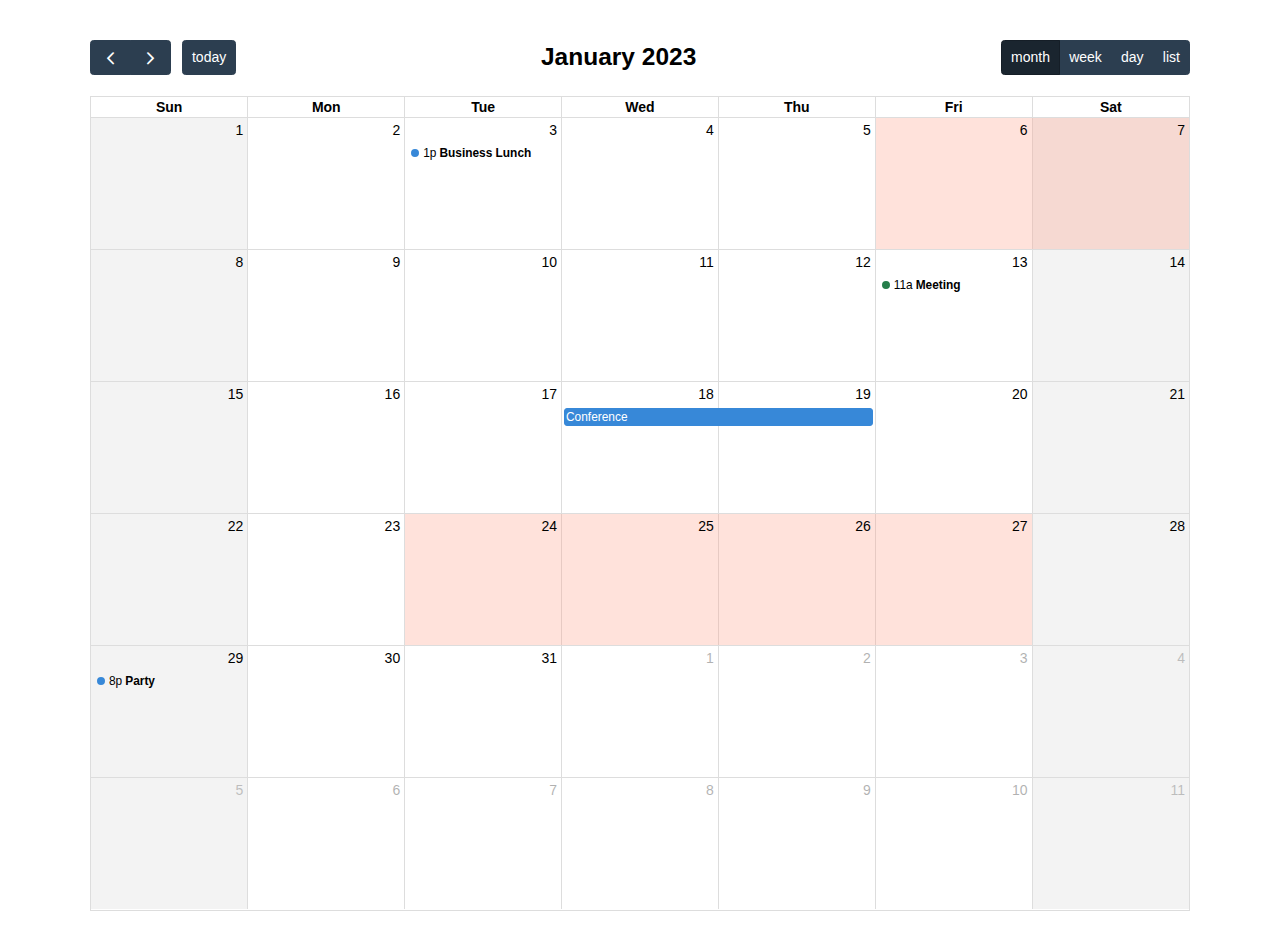
<file: src/main/resources/static/fullcalendar-6.1.15/fullcalendar-6.1.15/examples/background-events.html>
<!DOCTYPE html>
<html>
<head>
<meta charset='utf-8' />
<script src='../dist/index.global.js'></script>
<script>

  document.addEventListener('DOMContentLoaded', function() {
    var calendarEl = document.getElementById('calendar');

    var calendar = new FullCalendar.Calendar(calendarEl, {
      headerToolbar: {
        left: 'prev,next today',
        center: 'title',
        right: 'dayGridMonth,timeGridWeek,timeGridDay,listMonth'
      },
      initialDate: '2023-01-12',
      navLinks: true, // can click day/week names to navigate views
      businessHours: true, // display business hours
      editable: true,
      selectable: true,
      events: [
        {
          title: 'Business Lunch',
          start: '2023-01-03T13:00:00',
          constraint: 'businessHours'
        },
        {
          title: 'Meeting',
          start: '2023-01-13T11:00:00',
          constraint: 'availableForMeeting', // defined below
          color: '#257e4a'
        },
        {
          title: 'Conference',
          start: '2023-01-18',
          end: '2023-01-20'
        },
        {
          title: 'Party',
          start: '2023-01-29T20:00:00'
        },

        // areas where "Meeting" must be dropped
        {
          groupId: 'availableForMeeting',
          start: '2023-01-11T10:00:00',
          end: '2023-01-11T16:00:00',
          display: 'background'
        },
        {
          groupId: 'availableForMeeting',
          start: '2023-01-13T10:00:00',
          end: '2023-01-13T16:00:00',
          display: 'background'
        },

        // red areas where no events can be dropped
        {
          start: '2023-01-24',
          end: '2023-01-28',
          overlap: false,
          display: 'background',
          color: '#ff9f89'
        },
        {
          start: '2023-01-06',
          end: '2023-01-08',
          overlap: false,
          display: 'background',
          color: '#ff9f89'
        }
      ]
    });

    calendar.render();
  });

</script>
<style>

  body {
    margin: 40px 10px;
    padding: 0;
    font-family: Arial, Helvetica Neue, Helvetica, sans-serif;
    font-size: 14px;
  }

  #calendar {
    max-width: 1100px;
    margin: 0 auto;
  }

</style>
</head>
<body>

  <div id='calendar'></div>

</body>
</html>
</file>
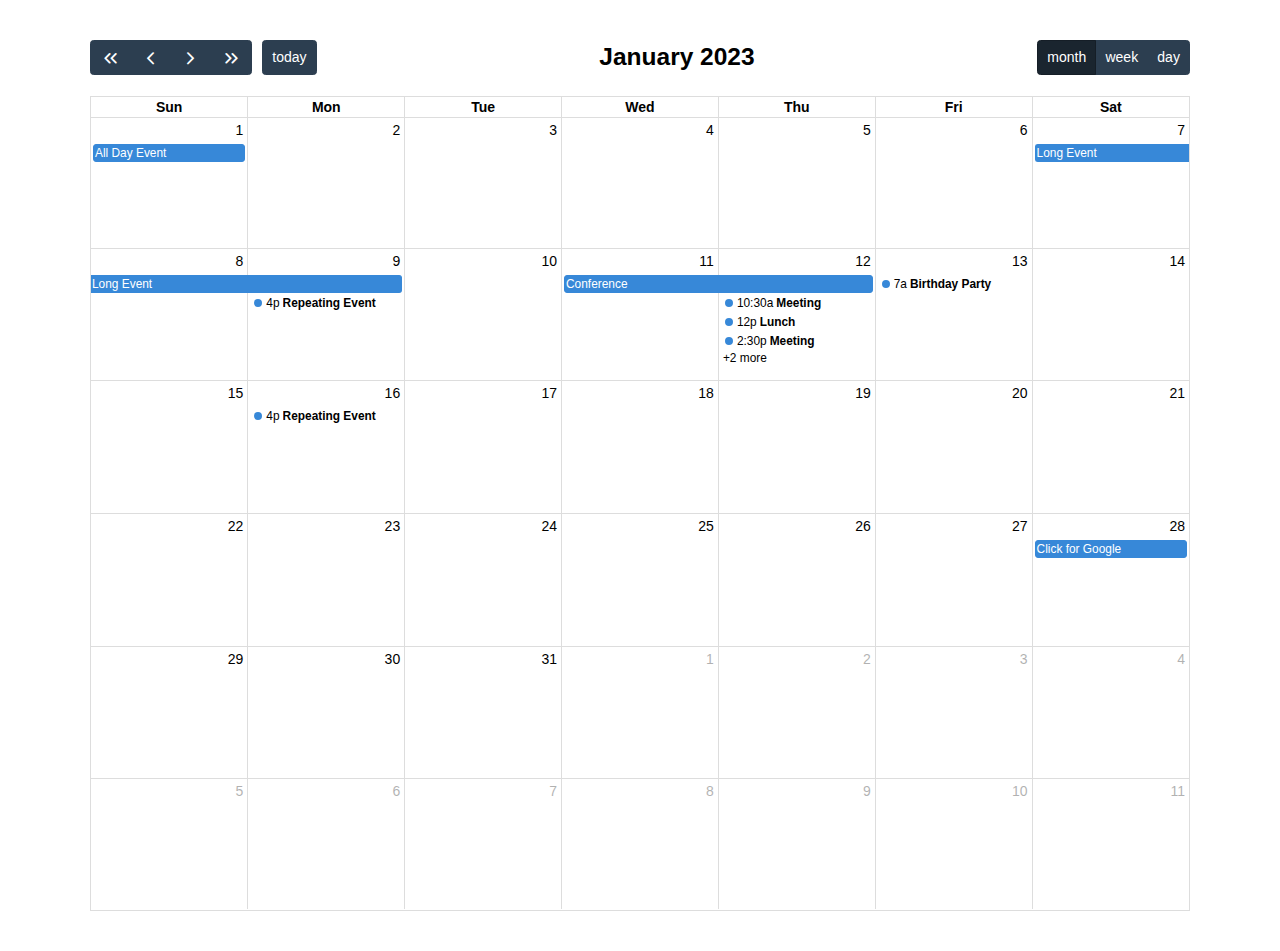
<file: src/main/resources/static/fullcalendar-6.1.15/fullcalendar-6.1.15/examples/daygrid-views.html>
<!DOCTYPE html>
<html>
<head>
<meta charset='utf-8' />
<script src='../dist/index.global.js'></script>
<script>

  document.addEventListener('DOMContentLoaded', function() {
    var calendarEl = document.getElementById('calendar');

    var calendar = new FullCalendar.Calendar(calendarEl, {
      headerToolbar: {
        left: 'prevYear,prev,next,nextYear today',
        center: 'title',
        right: 'dayGridMonth,dayGridWeek,dayGridDay'
      },
      initialDate: '2023-01-12',
      navLinks: true, // can click day/week names to navigate views
      editable: true,
      dayMaxEvents: true, // allow "more" link when too many events
      events: [
        {
          title: 'All Day Event',
          start: '2023-01-01'
        },
        {
          title: 'Long Event',
          start: '2023-01-07',
          end: '2023-01-10'
        },
        {
          groupId: 999,
          title: 'Repeating Event',
          start: '2023-01-09T16:00:00'
        },
        {
          groupId: 999,
          title: 'Repeating Event',
          start: '2023-01-16T16:00:00'
        },
        {
          title: 'Conference',
          start: '2023-01-11',
          end: '2023-01-13'
        },
        {
          title: 'Meeting',
          start: '2023-01-12T10:30:00',
          end: '2023-01-12T12:30:00'
        },
        {
          title: 'Lunch',
          start: '2023-01-12T12:00:00'
        },
        {
          title: 'Meeting',
          start: '2023-01-12T14:30:00'
        },
        {
          title: 'Happy Hour',
          start: '2023-01-12T17:30:00'
        },
        {
          title: 'Dinner',
          start: '2023-01-12T20:00:00'
        },
        {
          title: 'Birthday Party',
          start: '2023-01-13T07:00:00'
        },
        {
          title: 'Click for Google',
          url: 'http://google.com/',
          start: '2023-01-28'
        }
      ]
    });

    calendar.render();
  });

</script>
<style>

  body {
    margin: 40px 10px;
    padding: 0;
    font-family: Arial, Helvetica Neue, Helvetica, sans-serif;
    font-size: 14px;
  }

  #calendar {
    max-width: 1100px;
    margin: 0 auto;
  }

</style>
</head>
<body>

  <div id='calendar'></div>

</body>
</html>
</file>
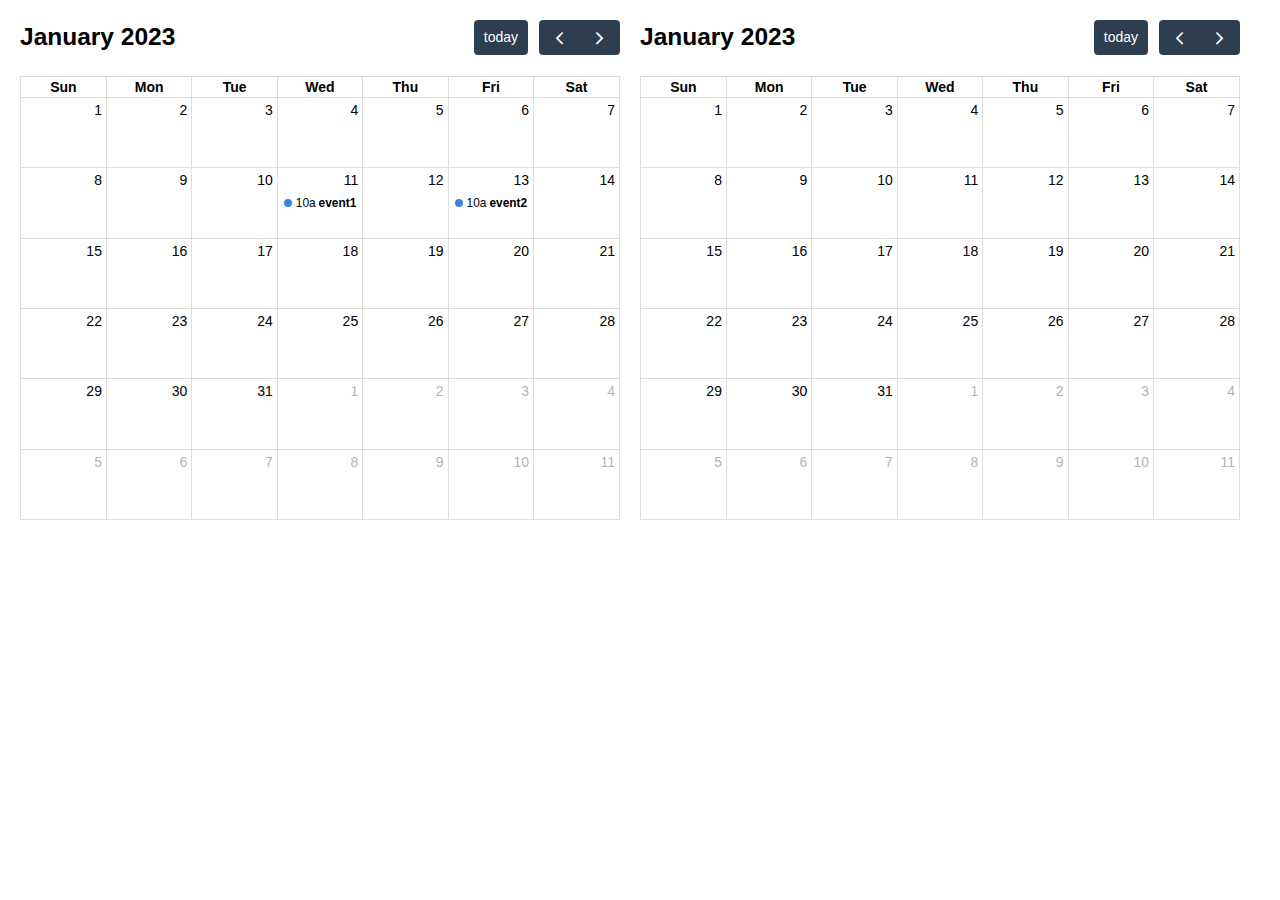
<file: src/main/resources/static/fullcalendar-6.1.15/fullcalendar-6.1.15/examples/external-dragging-2cals.html>
<!DOCTYPE html>
<html>
<head>
<meta charset='utf-8' />
<script src='../dist/index.global.js'></script>
<script>

  document.addEventListener('DOMContentLoaded', function() {
    var srcCalendarEl = document.getElementById('source-calendar');
    var destCalendarEl = document.getElementById('destination-calendar');

    var srcCalendar = new FullCalendar.Calendar(srcCalendarEl, {
      editable: true,
      initialDate: '2023-01-12',
      events: [
        {
          title: 'event1',
          start: '2023-01-11T10:00:00',
          end: '2023-01-11T16:00:00'
        },
        {
          title: 'event2',
          start: '2023-01-13T10:00:00',
          end: '2023-01-13T16:00:00'
        }
      ],
      eventLeave: function(info) {
        console.log('event left!', info.event);
      }
    });

    var destCalendar = new FullCalendar.Calendar(destCalendarEl, {
      initialDate: '2023-01-12',
      editable: true,
      droppable: true, // will let it receive events!
      eventReceive: function(info) {
        console.log('event received!', info.event);
      }
    });

    srcCalendar.render();
    destCalendar.render();
  });

</script>
<style>

  body {
    margin: 20px 0 0 20px;
    font-size: 14px;
    font-family: Arial, Helvetica Neue, Helvetica, sans-serif;
  }

  #source-calendar,
  #destination-calendar {
    float: left;
    width: 600px;
    margin: 0 20px 20px 0;
  }

</style>
</head>
<body>

  <div id='source-calendar'></div>
  <div id='destination-calendar'></div>

</body>
</html>
</file>
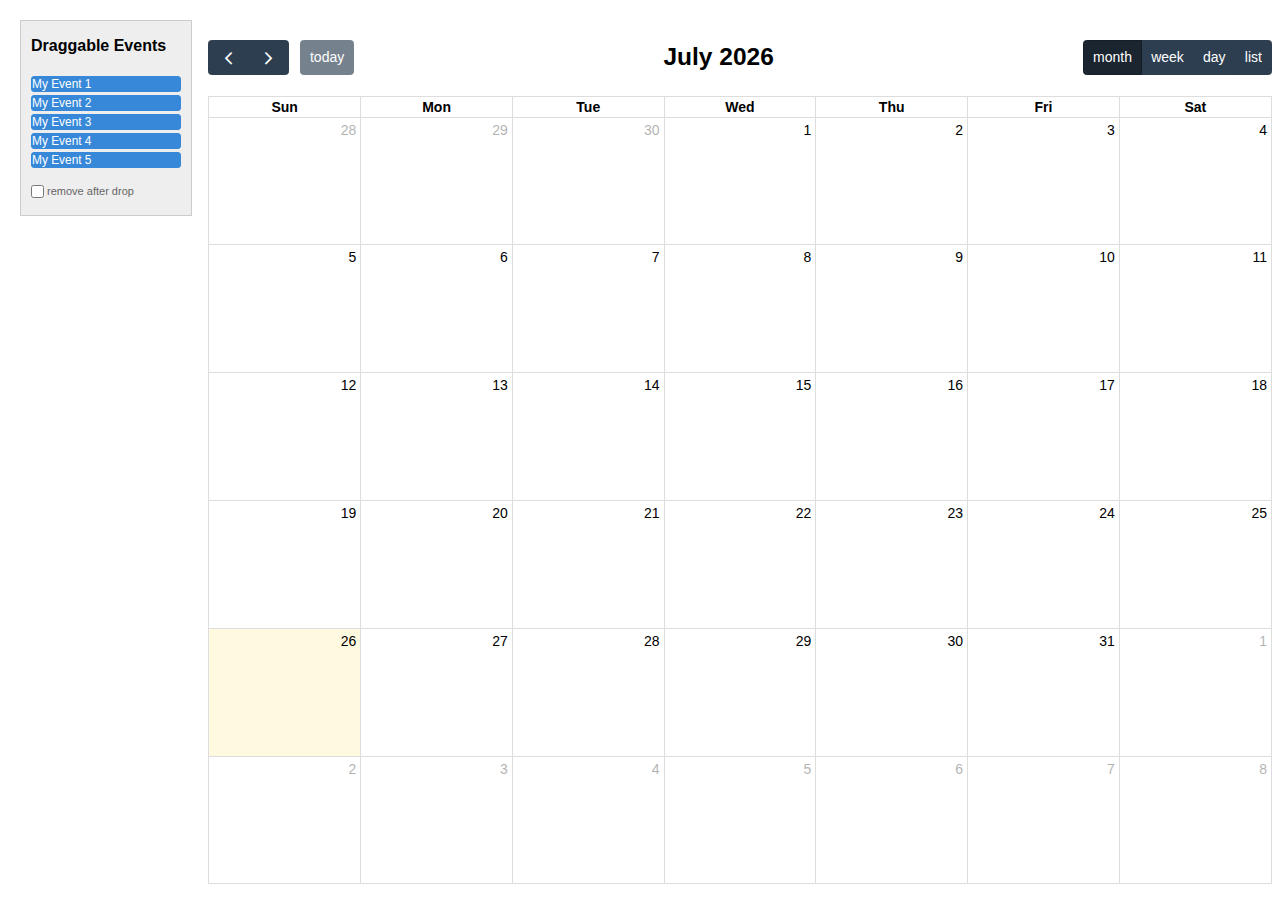
<file: src/main/resources/static/fullcalendar-6.1.15/fullcalendar-6.1.15/examples/external-dragging-builtin.html>
<!DOCTYPE html>
<html>
<head>
<meta charset='utf-8' />
<script src='../dist/index.global.js'></script>
<script>

  document.addEventListener('DOMContentLoaded', function() {

    /* initialize the external events
    -----------------------------------------------------------------*/

    var containerEl = document.getElementById('external-events-list');
    new FullCalendar.Draggable(containerEl, {
      itemSelector: '.fc-event',
      eventData: function(eventEl) {
        return {
          title: eventEl.innerText.trim()
        }
      }
    });

    //// the individual way to do it
    // var containerEl = document.getElementById('external-events-list');
    // var eventEls = Array.prototype.slice.call(
    //   containerEl.querySelectorAll('.fc-event')
    // );
    // eventEls.forEach(function(eventEl) {
    //   new FullCalendar.Draggable(eventEl, {
    //     eventData: {
    //       title: eventEl.innerText.trim(),
    //     }
    //   });
    // });

    /* initialize the calendar
    -----------------------------------------------------------------*/

    var calendarEl = document.getElementById('calendar');
    var calendar = new FullCalendar.Calendar(calendarEl, {
      headerToolbar: {
        left: 'prev,next today',
        center: 'title',
        right: 'dayGridMonth,timeGridWeek,timeGridDay,listWeek'
      },
      editable: true,
      droppable: true, // this allows things to be dropped onto the calendar
      drop: function(arg) {
        // is the "remove after drop" checkbox checked?
        if (document.getElementById('drop-remove').checked) {
          // if so, remove the element from the "Draggable Events" list
          arg.draggedEl.parentNode.removeChild(arg.draggedEl);
        }
      }
    });
    calendar.render();

  });

</script>
<style>

  body {
    margin-top: 40px;
    font-size: 14px;
    font-family: Arial, Helvetica Neue, Helvetica, sans-serif;
  }

  #external-events {
    position: fixed;
    left: 20px;
    top: 20px;
    width: 150px;
    padding: 0 10px;
    border: 1px solid #ccc;
    background: #eee;
    text-align: left;
  }

  #external-events h4 {
    font-size: 16px;
    margin-top: 0;
    padding-top: 1em;
  }

  #external-events .fc-event {
    margin: 3px 0;
    cursor: move;
  }

  #external-events p {
    margin: 1.5em 0;
    font-size: 11px;
    color: #666;
  }

  #external-events p input {
    margin: 0;
    vertical-align: middle;
  }

  #calendar-wrap {
    margin-left: 200px;
  }

  #calendar {
    max-width: 1100px;
    margin: 0 auto;
  }

</style>
</head>
<body>
  <div id='wrap'>

    <div id='external-events'>
      <h4>Draggable Events</h4>

      <div id='external-events-list'>
        <div class='fc-event fc-h-event fc-daygrid-event fc-daygrid-block-event'>
          <div class='fc-event-main'>My Event 1</div>
        </div>
        <div class='fc-event fc-h-event fc-daygrid-event fc-daygrid-block-event'>
          <div class='fc-event-main'>My Event 2</div>
        </div>
        <div class='fc-event fc-h-event fc-daygrid-event fc-daygrid-block-event'>
          <div class='fc-event-main'>My Event 3</div>
        </div>
        <div class='fc-event fc-h-event fc-daygrid-event fc-daygrid-block-event'>
          <div class='fc-event-main'>My Event 4</div>
        </div>
        <div class='fc-event fc-h-event fc-daygrid-event fc-daygrid-block-event'>
          <div class='fc-event-main'>My Event 5</div>
        </div>
      </div>

      <p>
        <input type='checkbox' id='drop-remove' />
        <label for='drop-remove'>remove after drop</label>
      </p>
    </div>

    <div id='calendar-wrap'>
      <div id='calendar'></div>
    </div>

  </div>
</body>
</html>
</file>
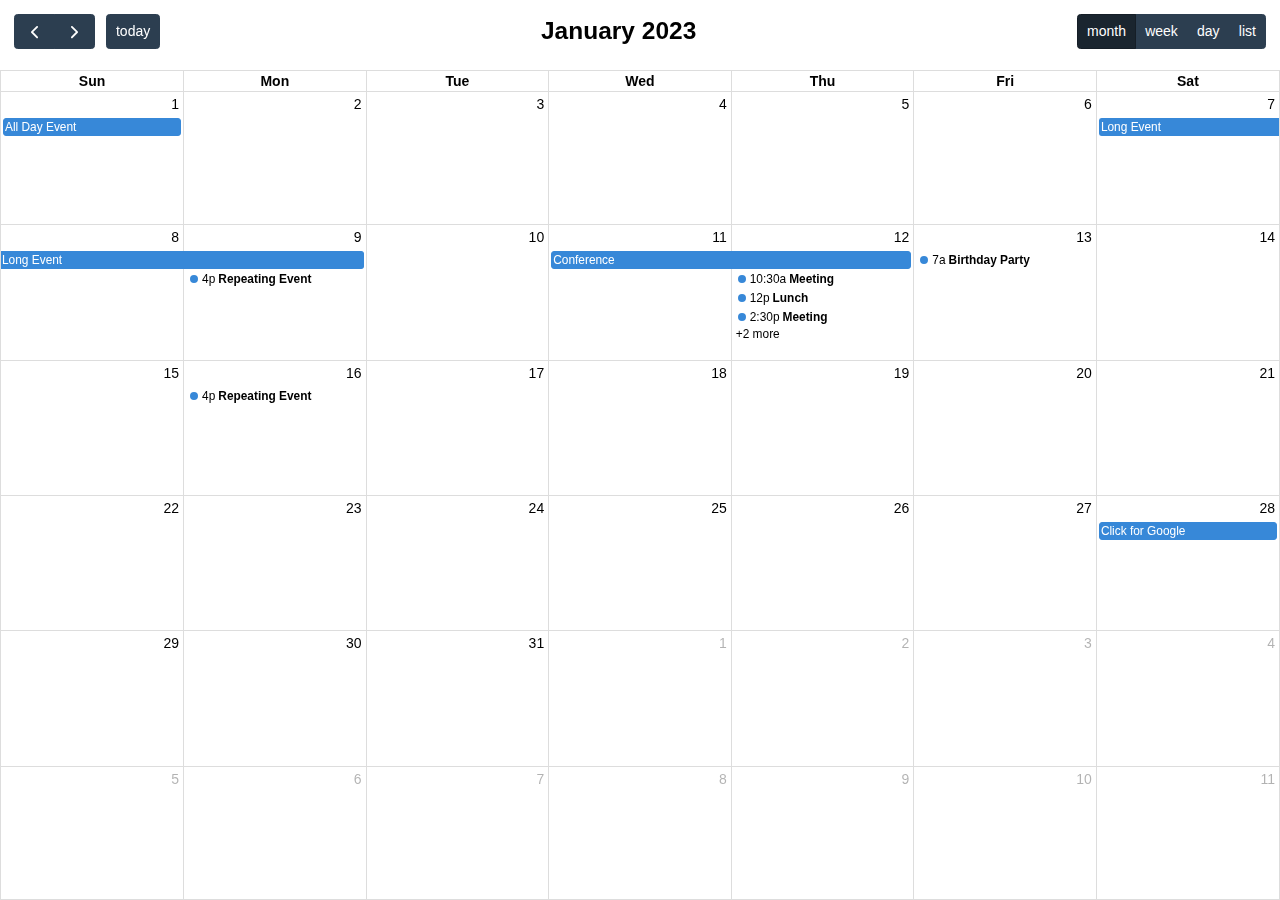
<file: src/main/resources/static/fullcalendar-6.1.15/fullcalendar-6.1.15/examples/full-height.html>
<!DOCTYPE html>
<html>
<head>
<meta charset='utf-8' />
<script src='../dist/index.global.js'></script>
<script>

  document.addEventListener('DOMContentLoaded', function() {
    var calendarEl = document.getElementById('calendar');

    var calendar = new FullCalendar.Calendar(calendarEl, {
      height: '100%',
      expandRows: true,
      slotMinTime: '08:00',
      slotMaxTime: '20:00',
      headerToolbar: {
        left: 'prev,next today',
        center: 'title',
        right: 'dayGridMonth,timeGridWeek,timeGridDay,listWeek'
      },
      initialView: 'dayGridMonth',
      initialDate: '2023-01-12',
      navLinks: true, // can click day/week names to navigate views
      editable: true,
      selectable: true,
      nowIndicator: true,
      dayMaxEvents: true, // allow "more" link when too many events
      events: [
        {
          title: 'All Day Event',
          start: '2023-01-01',
        },
        {
          title: 'Long Event',
          start: '2023-01-07',
          end: '2023-01-10'
        },
        {
          groupId: 999,
          title: 'Repeating Event',
          start: '2023-01-09T16:00:00'
        },
        {
          groupId: 999,
          title: 'Repeating Event',
          start: '2023-01-16T16:00:00'
        },
        {
          title: 'Conference',
          start: '2023-01-11',
          end: '2023-01-13'
        },
        {
          title: 'Meeting',
          start: '2023-01-12T10:30:00',
          end: '2023-01-12T12:30:00'
        },
        {
          title: 'Lunch',
          start: '2023-01-12T12:00:00'
        },
        {
          title: 'Meeting',
          start: '2023-01-12T14:30:00'
        },
        {
          title: 'Happy Hour',
          start: '2023-01-12T17:30:00'
        },
        {
          title: 'Dinner',
          start: '2023-01-12T20:00:00'
        },
        {
          title: 'Birthday Party',
          start: '2023-01-13T07:00:00'
        },
        {
          title: 'Click for Google',
          url: 'http://google.com/',
          start: '2023-01-28'
        }
      ]
    });

    calendar.render();
  });

</script>
<style>

  html, body {
    overflow: hidden; /* don't do scrollbars */
    font-family: Arial, Helvetica Neue, Helvetica, sans-serif;
    font-size: 14px;
  }

  #calendar-container {
    position: fixed;
    top: 0;
    left: 0;
    right: 0;
    bottom: 0;
  }

  .fc-header-toolbar {
    /*
    the calendar will be butting up against the edges,
    but let's scoot in the header's buttons
    */
    padding-top: 1em;
    padding-left: 1em;
    padding-right: 1em;
  }

</style>
</head>
<body>

  <div id='calendar-container'>
    <div id='calendar'></div>
  </div>

</body>
</html>
</file>
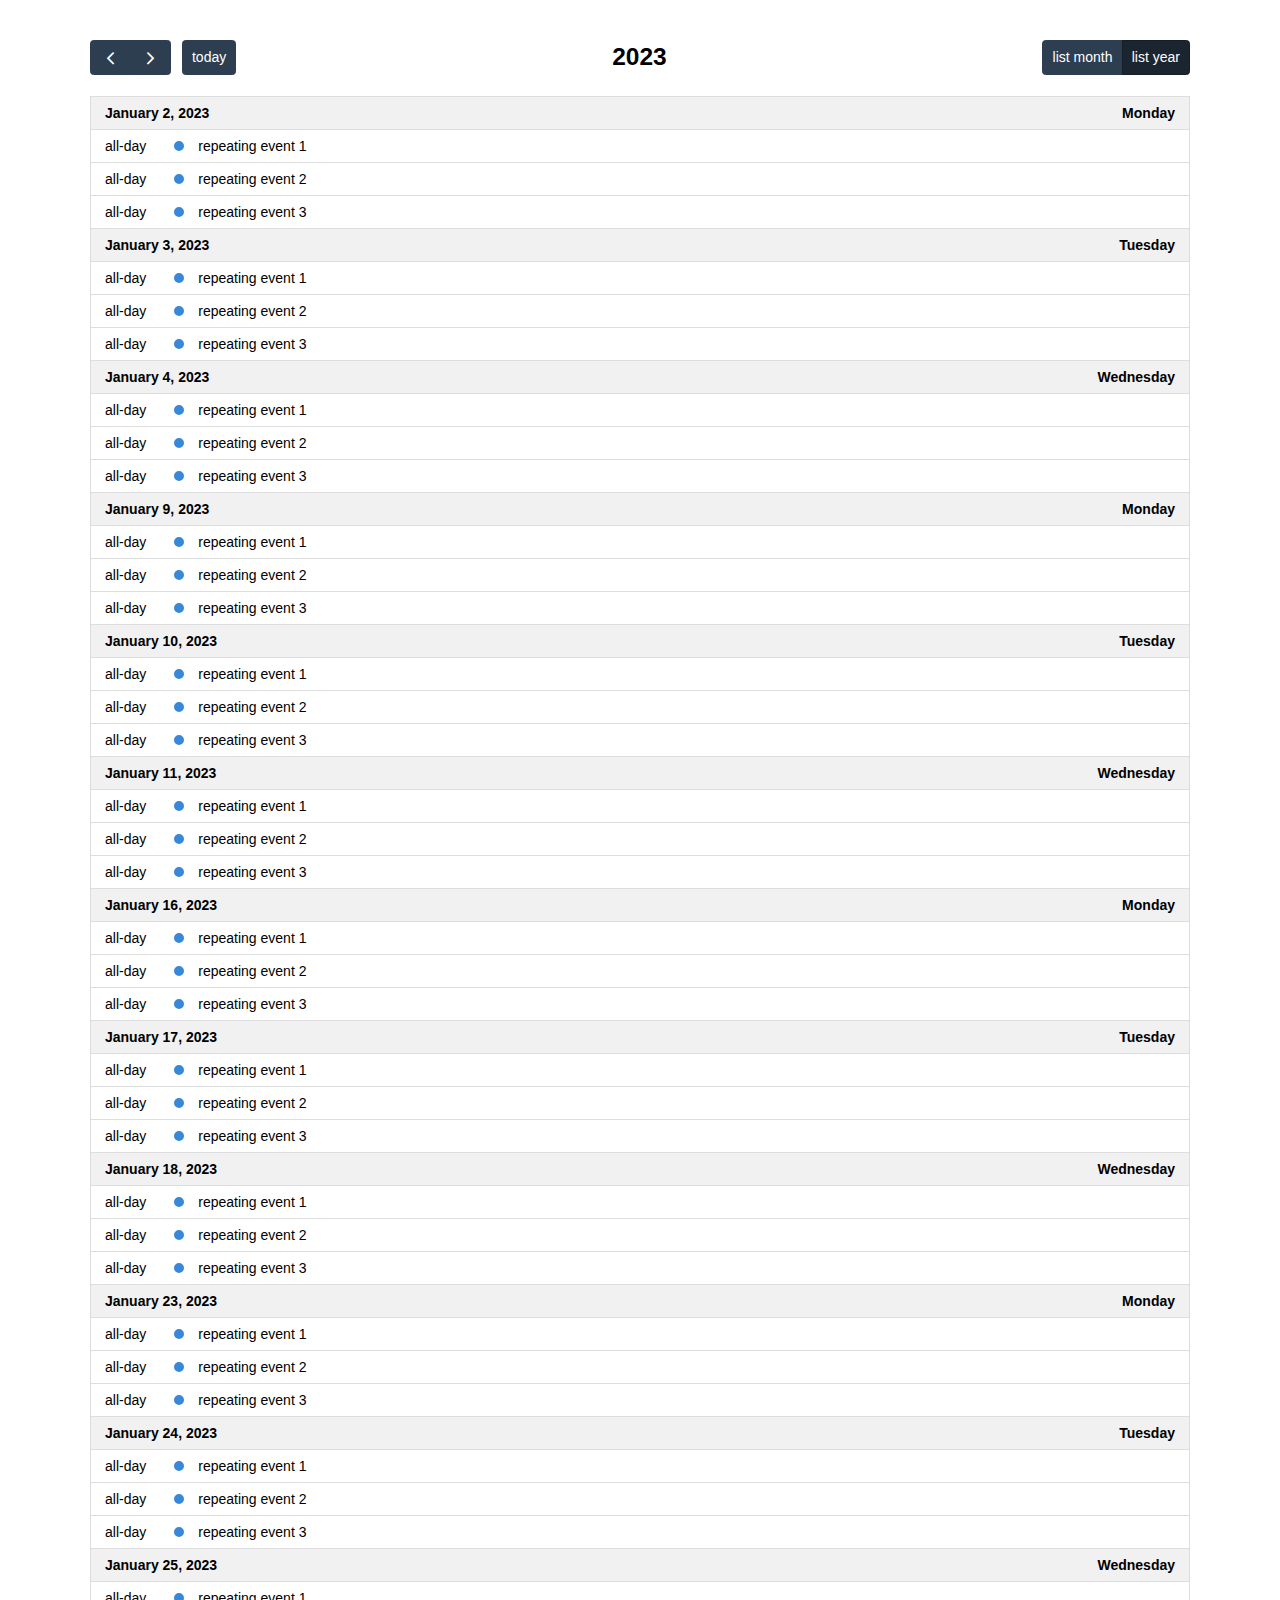
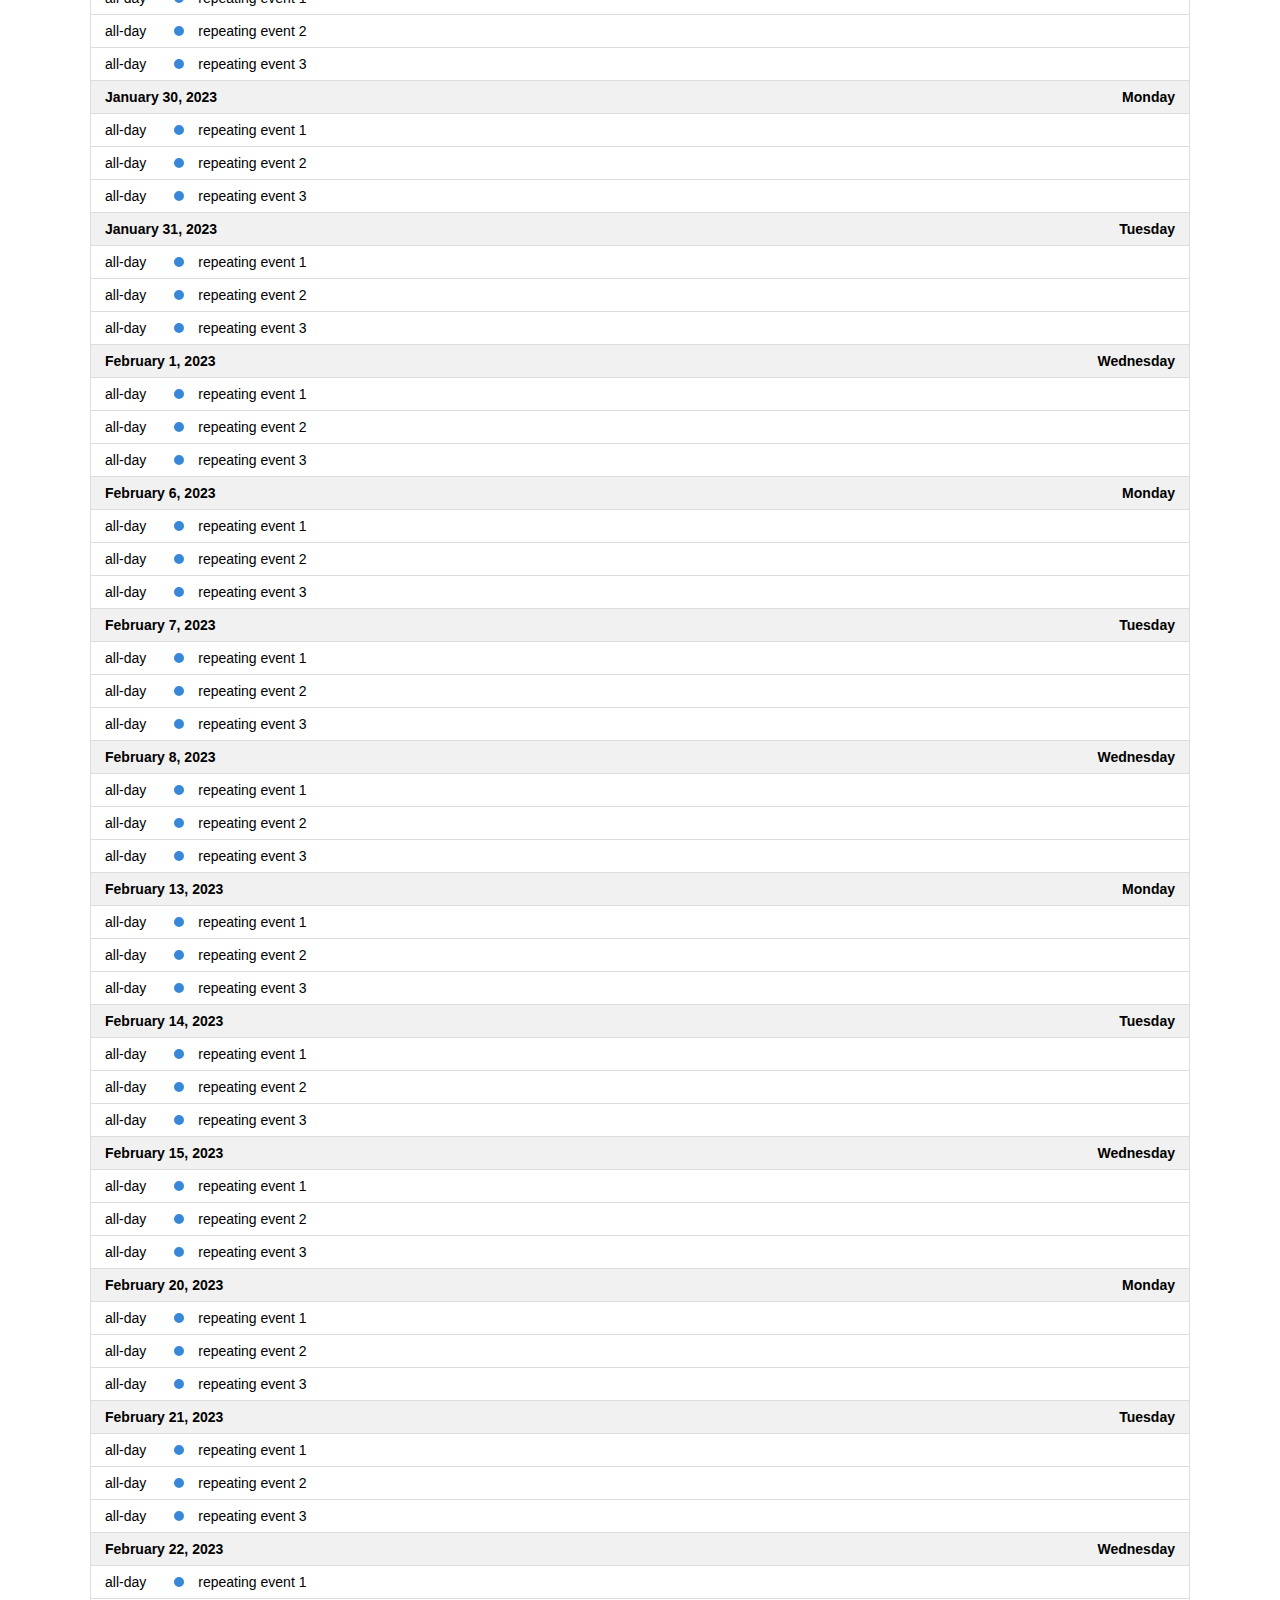
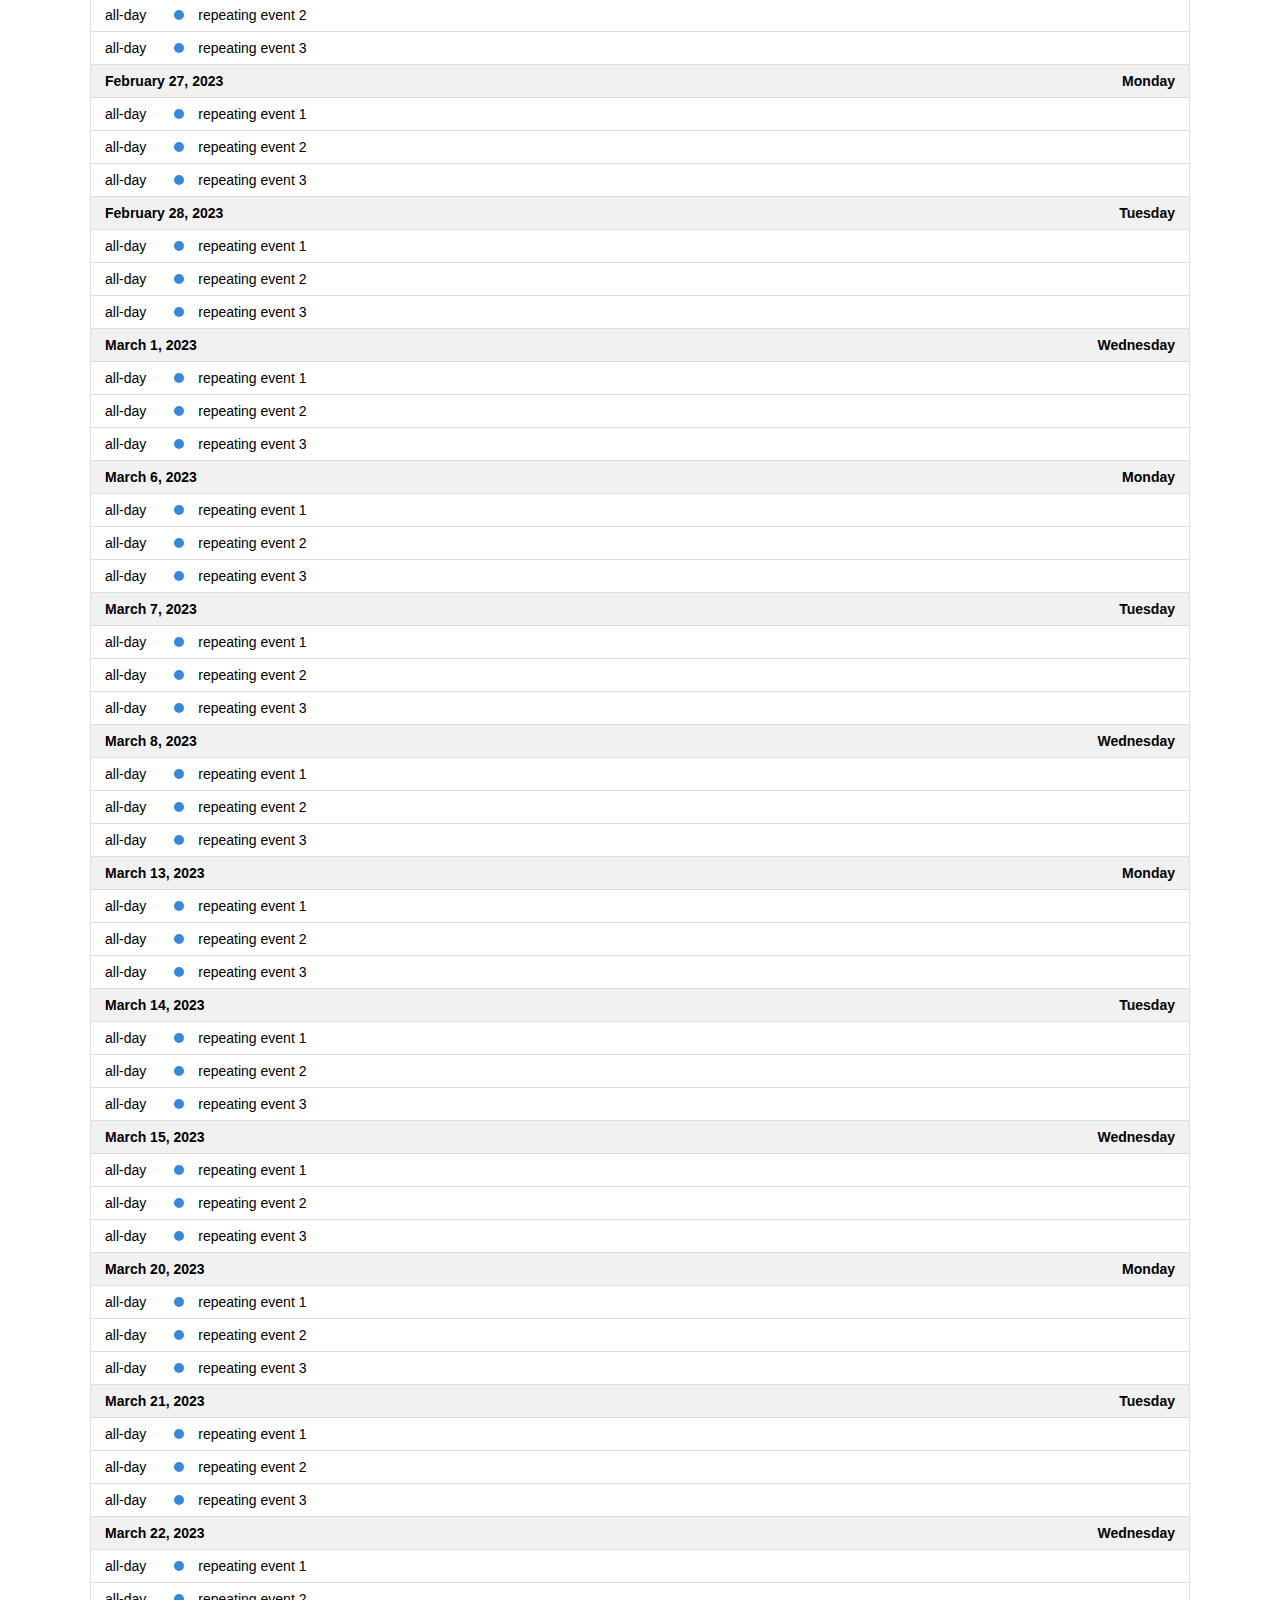
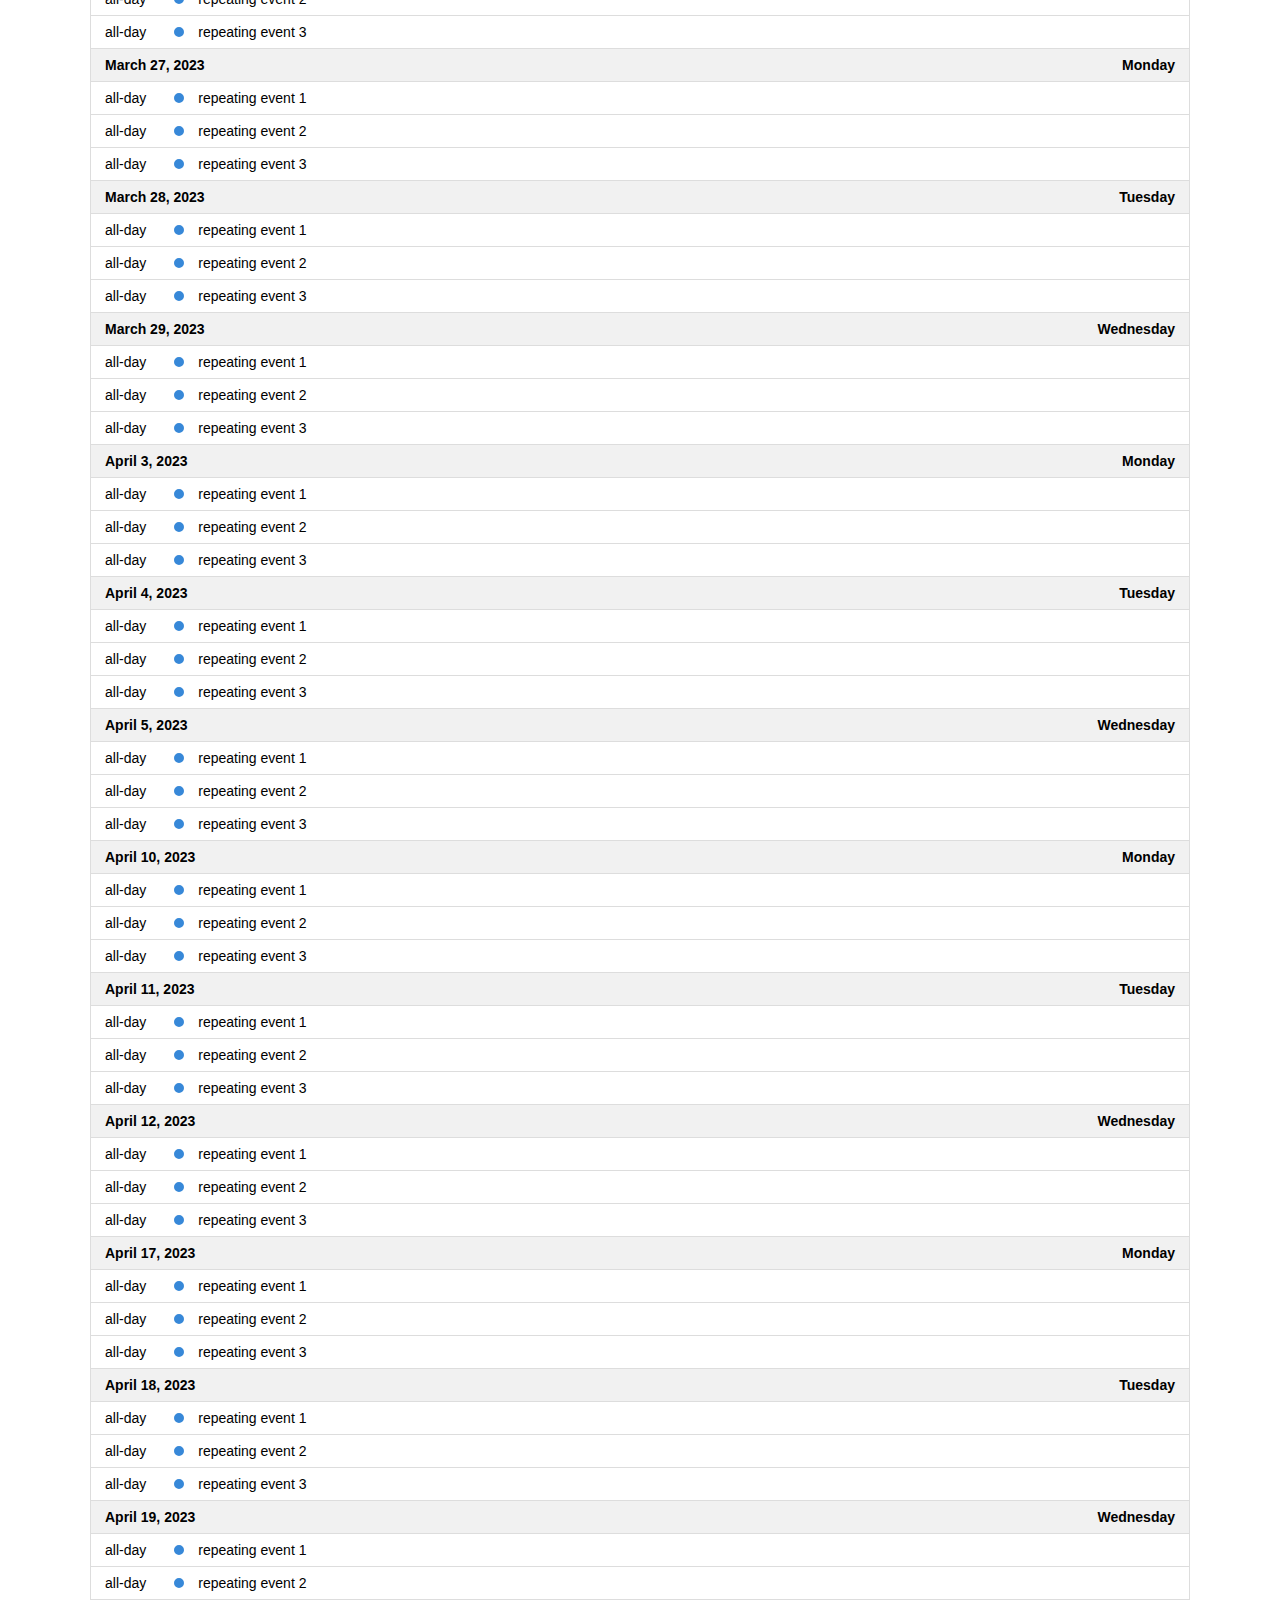
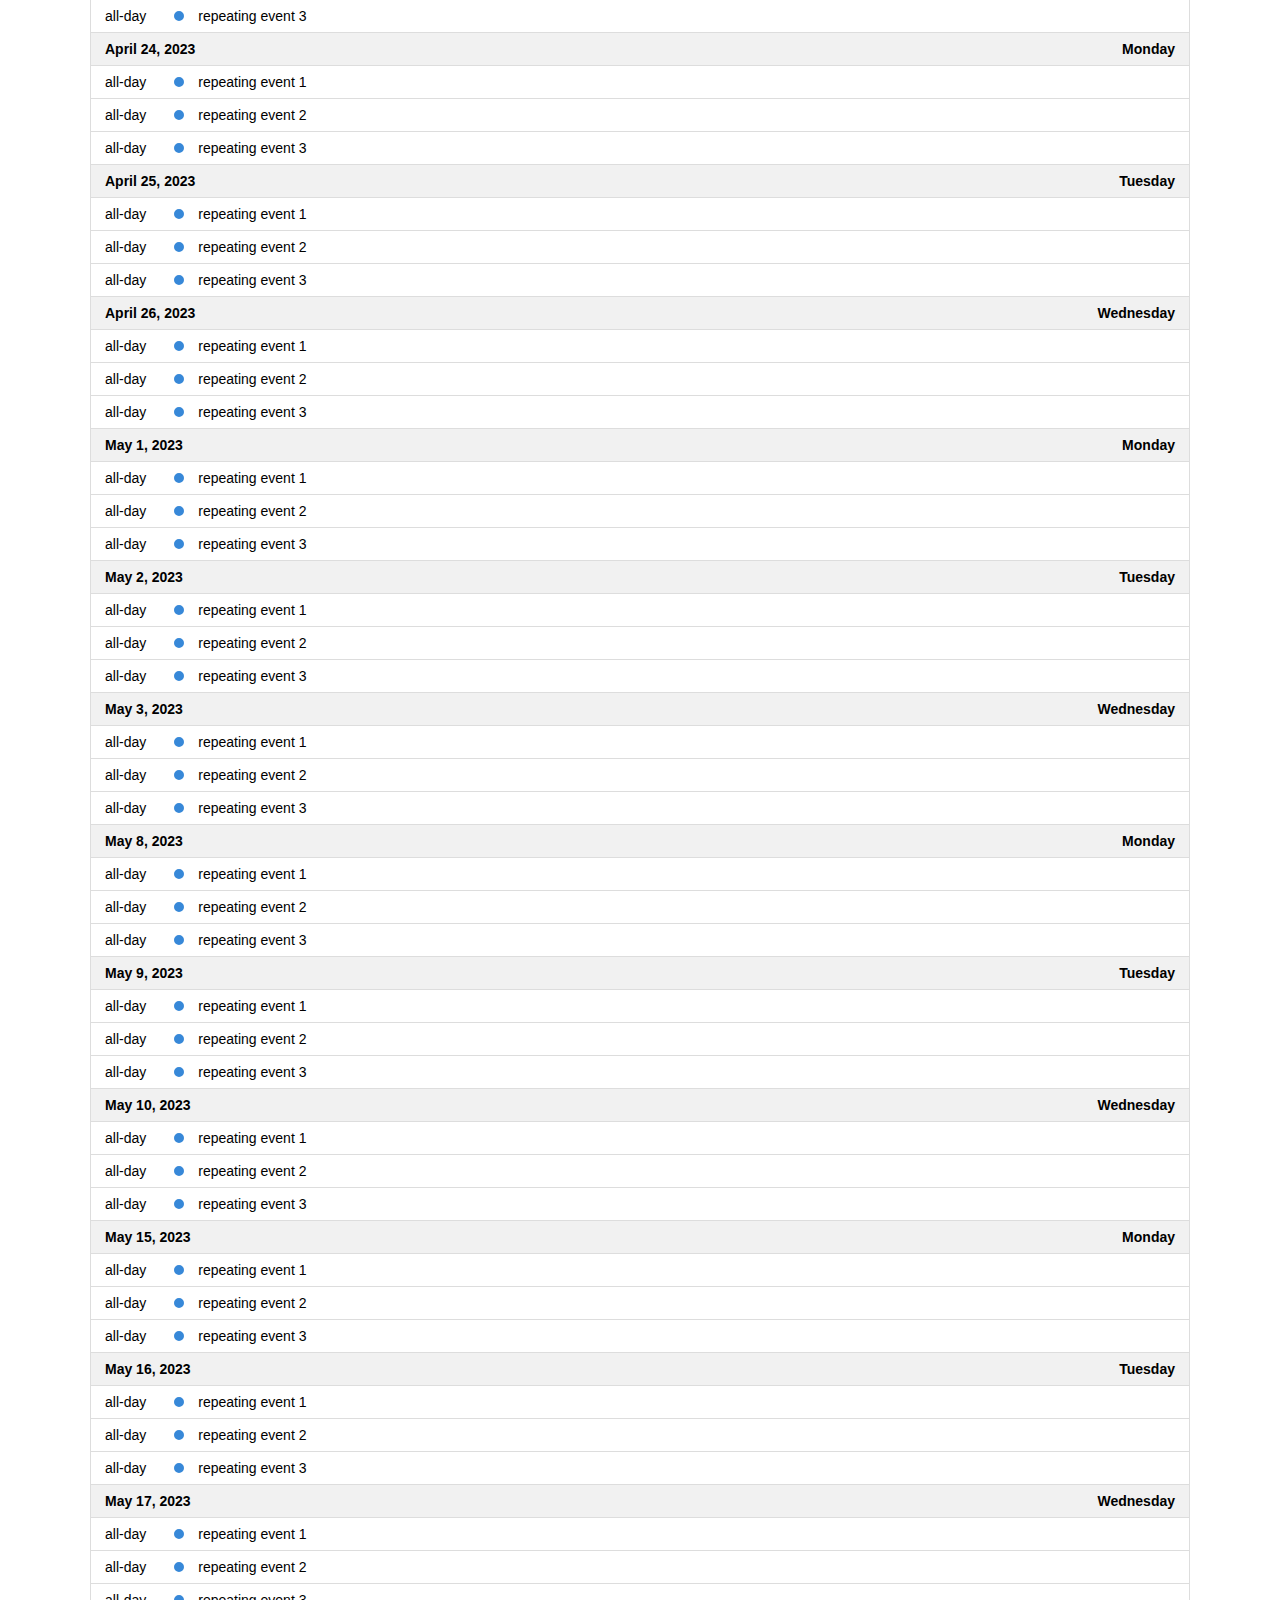
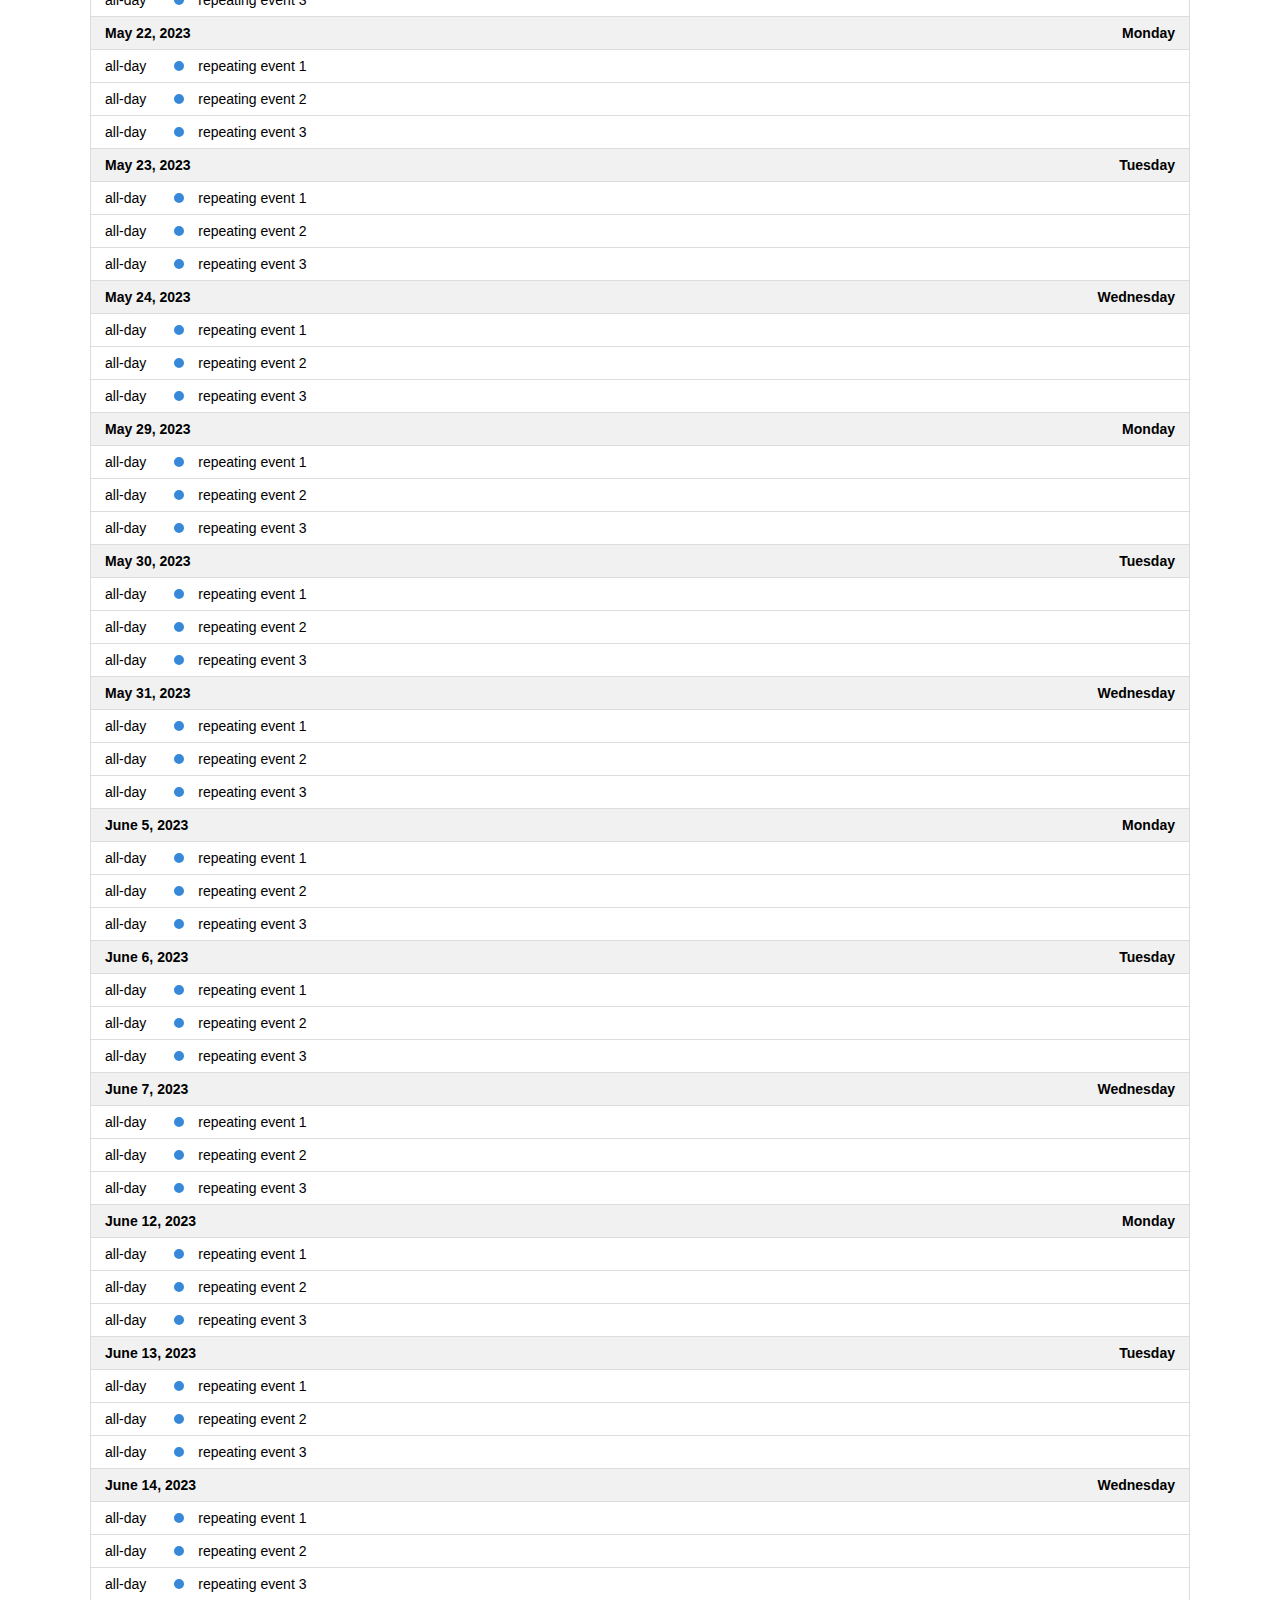
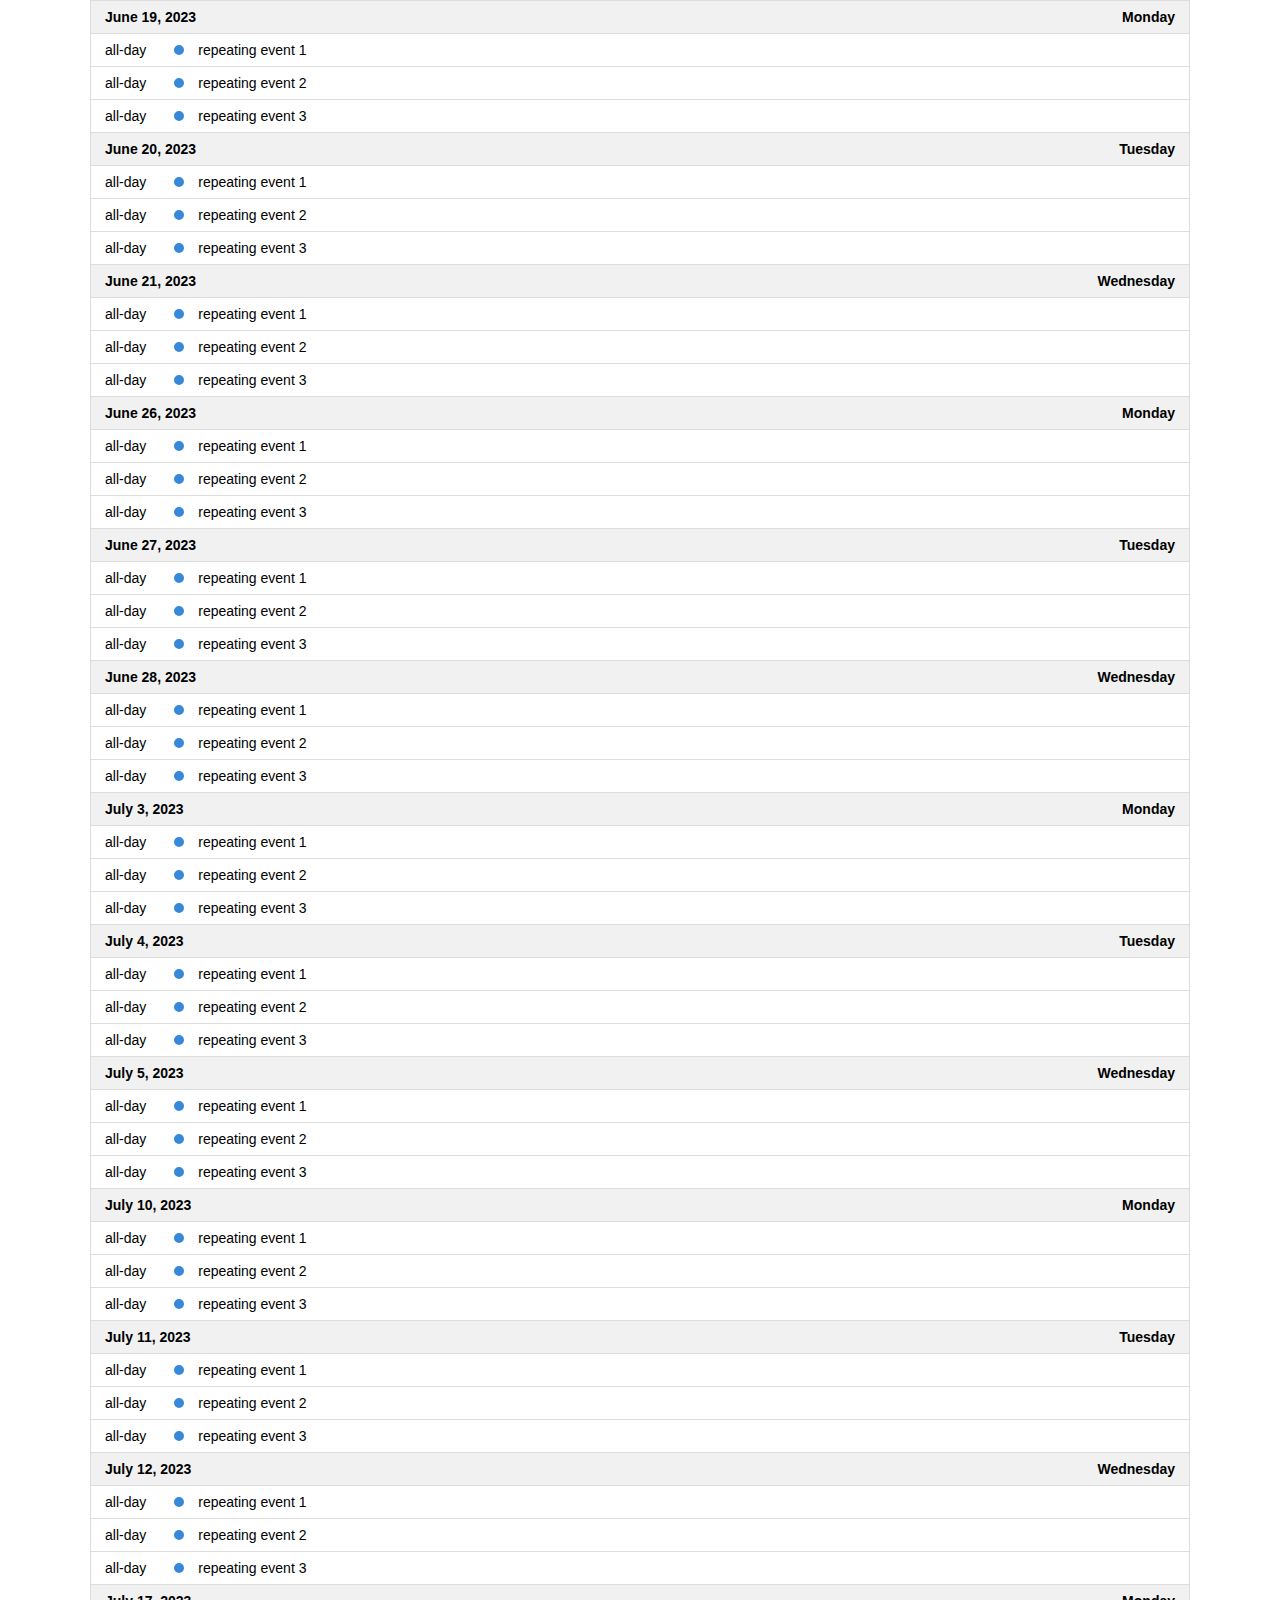
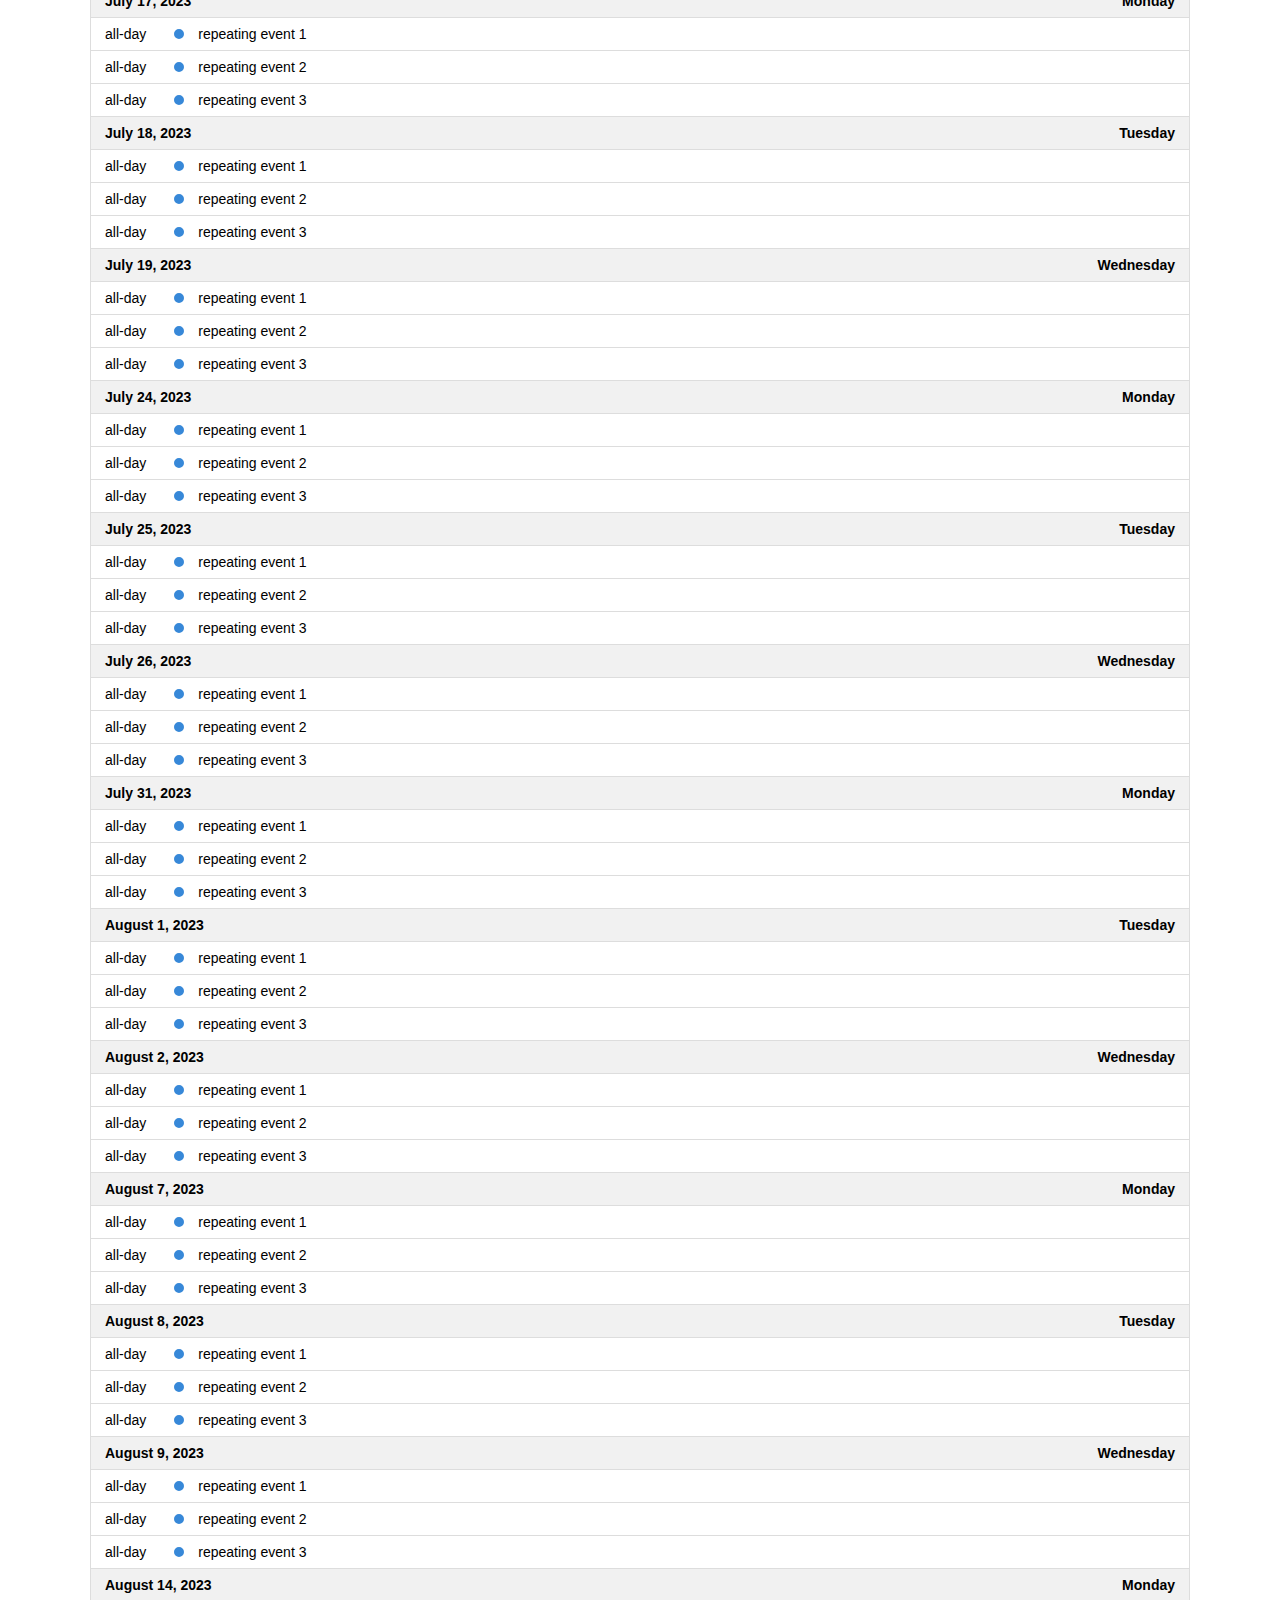
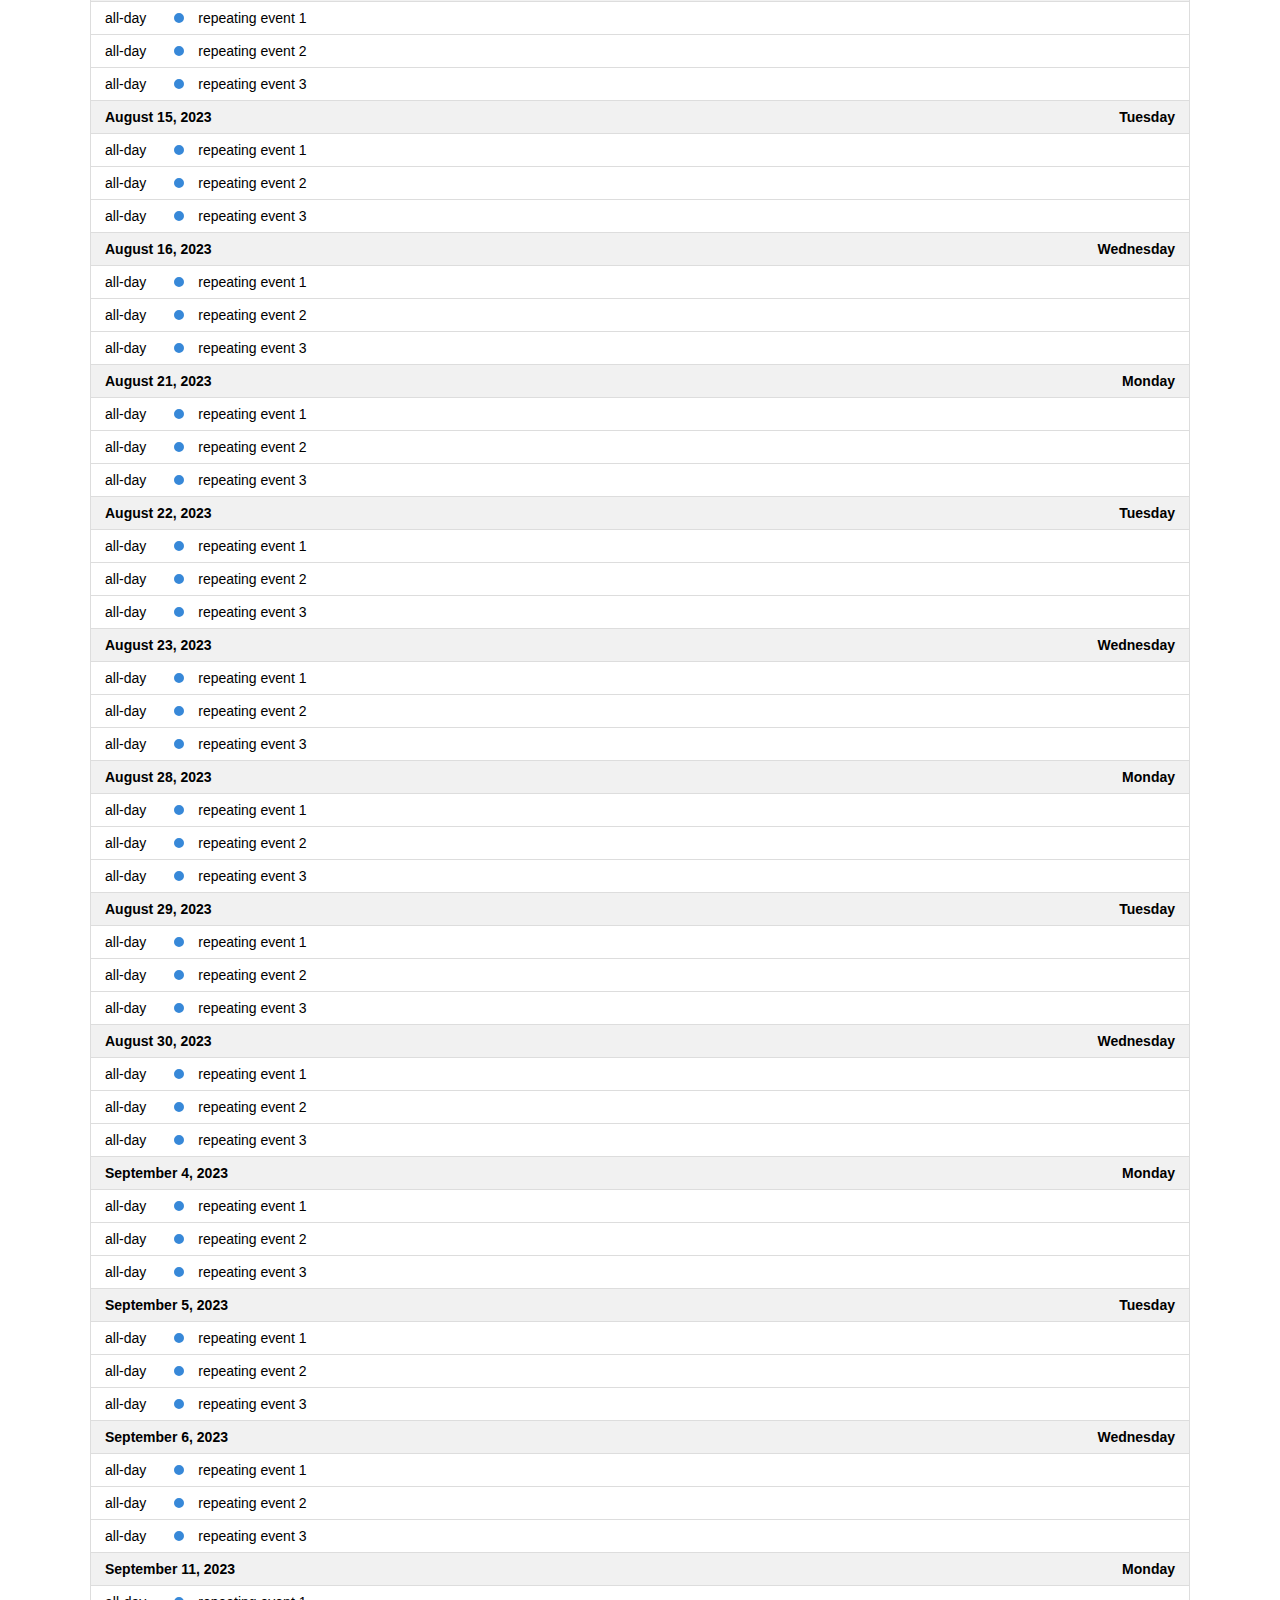
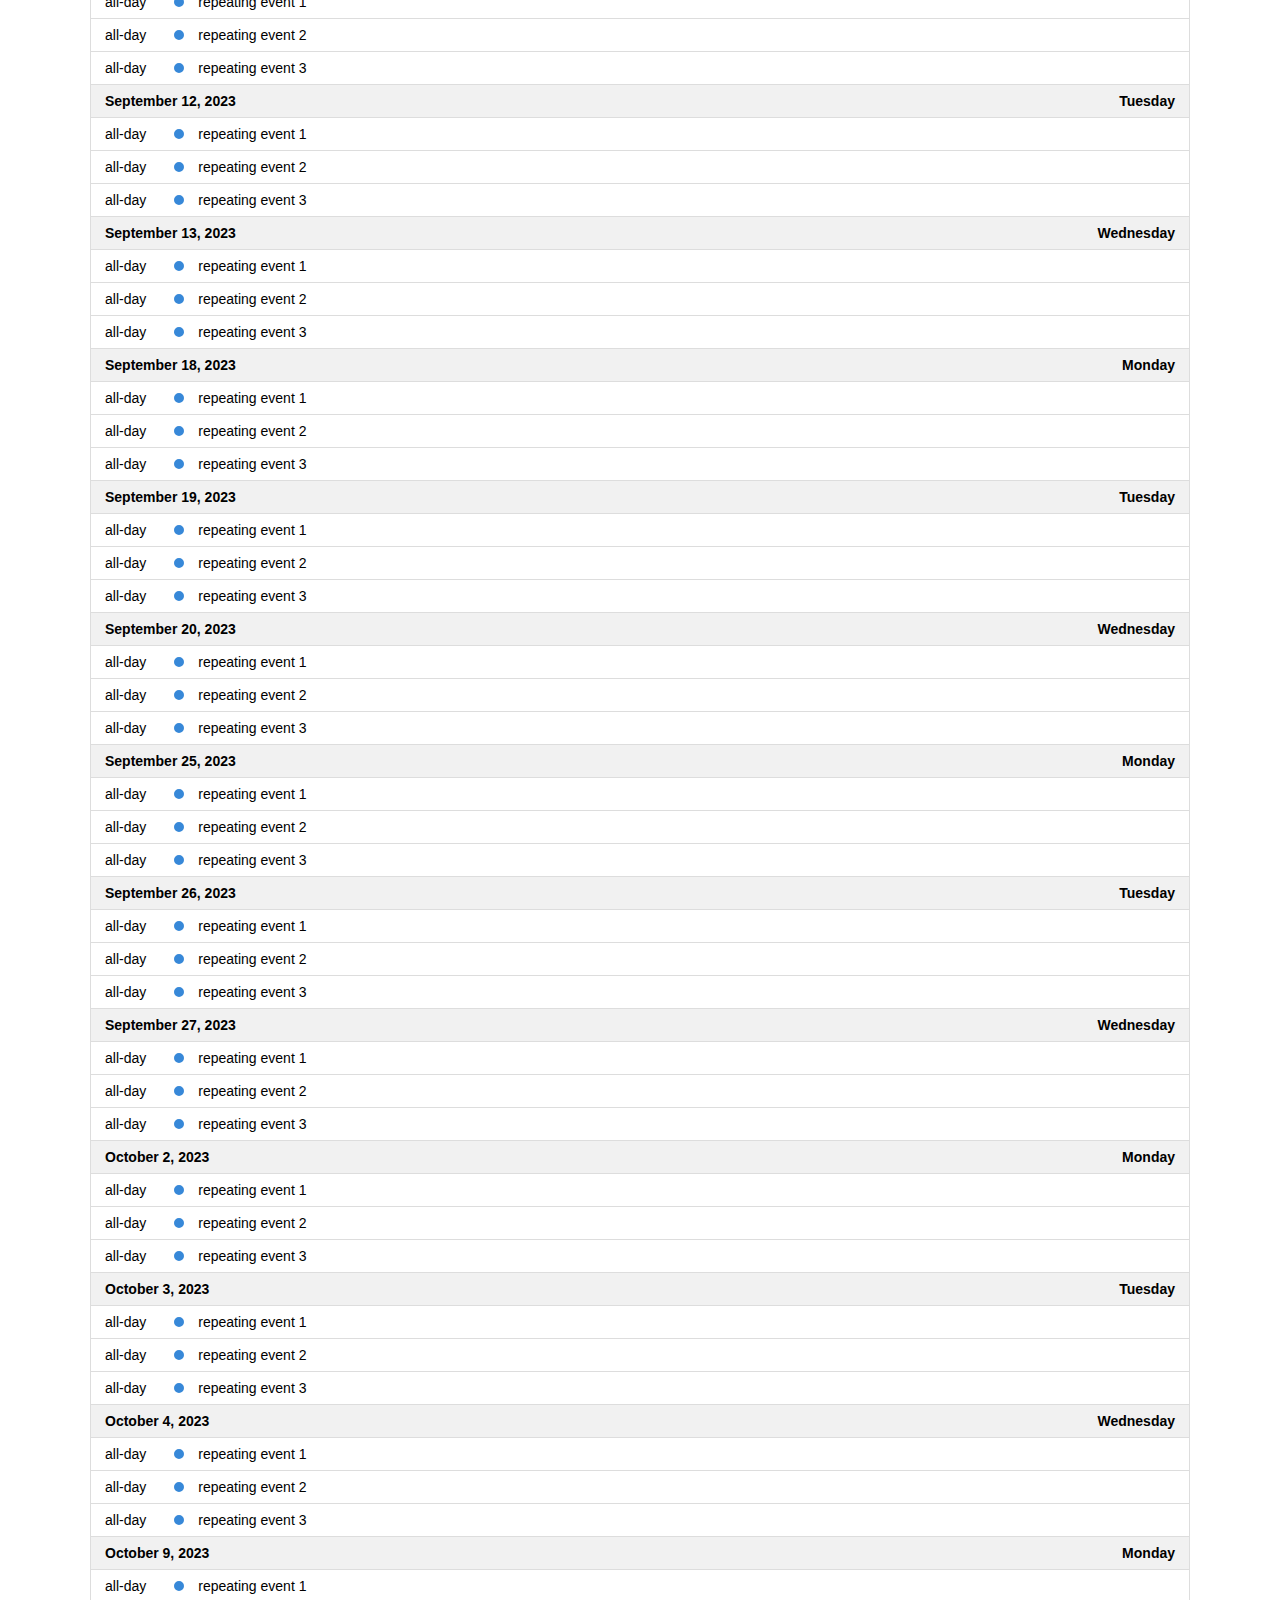
<file: src/main/resources/static/fullcalendar-6.1.15/fullcalendar-6.1.15/examples/list-sticky-header.html>
<!DOCTYPE html>
<html>
<head>
<meta charset='utf-8' />
<script src='../dist/index.global.js'></script>
<script>

  document.addEventListener('DOMContentLoaded', function() {
    var calendarEl = document.getElementById('calendar');

    var calendar = new FullCalendar.Calendar(calendarEl, {
      height: 'auto',
      // stickyHeaderDates: false, // for disabling

      headerToolbar: {
        left: 'prev,next today',
        center: 'title',
        right: 'listMonth,listYear'
      },

      // customize the button names,
      // otherwise they'd all just say "list"
      views: {
        listMonth: { buttonText: 'list month' },
        listYear: { buttonText: 'list year' }
      },

      initialView: 'listYear',
      initialDate: '2023-01-12',
      navLinks: true, // can click day/week names to navigate views
      editable: true,
      events: [
        {
          title: 'repeating event 1',
          daysOfWeek: [ 1, 2, 3 ],
          duration: '00:30'
        },
        {
          title: 'repeating event 2',
          daysOfWeek: [ 1, 2, 3 ],
          duration: '00:30'
        },
        {
          title: 'repeating event 3',
          daysOfWeek: [ 1, 2, 3 ],
          duration: '00:30'
        }
      ]
    });

    calendar.render();
  });

</script>
<style>

  body {
    margin: 40px 10px;
    padding: 0;
    font-family: Arial, Helvetica Neue, Helvetica, sans-serif;
    font-size: 14px;
  }

  #calendar {
    max-width: 1100px;
    margin: 0 auto;
  }

</style>
</head>
<body>

  <div id='calendar'></div>

</body>
</html>
</file>
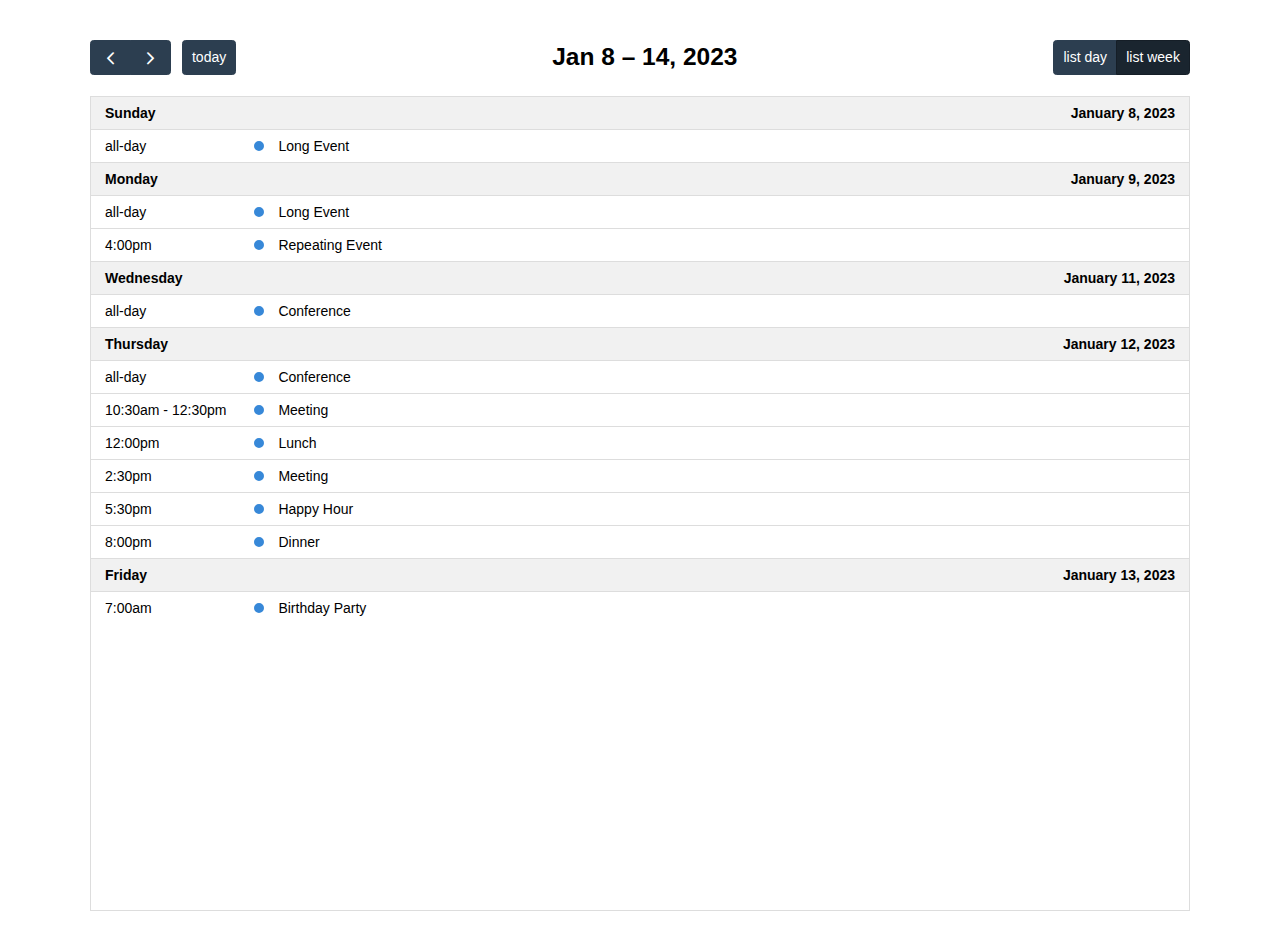
<file: src/main/resources/static/fullcalendar-6.1.15/fullcalendar-6.1.15/examples/list-views.html>
<!DOCTYPE html>
<html>
<head>
<meta charset='utf-8' />
<script src='../dist/index.global.js'></script>
<script>

  document.addEventListener('DOMContentLoaded', function() {
    var calendarEl = document.getElementById('calendar');

    var calendar = new FullCalendar.Calendar(calendarEl, {

      headerToolbar: {
        left: 'prev,next today',
        center: 'title',
        right: 'listDay,listWeek'
      },

      // customize the button names,
      // otherwise they'd all just say "list"
      views: {
        listDay: { buttonText: 'list day' },
        listWeek: { buttonText: 'list week' }
      },

      initialView: 'listWeek',
      initialDate: '2023-01-12',
      navLinks: true, // can click day/week names to navigate views
      editable: true,
      dayMaxEvents: true, // allow "more" link when too many events
      events: [
        {
          title: 'All Day Event',
          start: '2023-01-01'
        },
        {
          title: 'Long Event',
          start: '2023-01-07',
          end: '2023-01-10'
        },
        {
          groupId: 999,
          title: 'Repeating Event',
          start: '2023-01-09T16:00:00'
        },
        {
          groupId: 999,
          title: 'Repeating Event',
          start: '2023-01-16T16:00:00'
        },
        {
          title: 'Conference',
          start: '2023-01-11',
          end: '2023-01-13'
        },
        {
          title: 'Meeting',
          start: '2023-01-12T10:30:00',
          end: '2023-01-12T12:30:00'
        },
        {
          title: 'Lunch',
          start: '2023-01-12T12:00:00'
        },
        {
          title: 'Meeting',
          start: '2023-01-12T14:30:00'
        },
        {
          title: 'Happy Hour',
          start: '2023-01-12T17:30:00'
        },
        {
          title: 'Dinner',
          start: '2023-01-12T20:00:00'
        },
        {
          title: 'Birthday Party',
          start: '2023-01-13T07:00:00'
        },
        {
          title: 'Click for Google',
          url: 'http://google.com/',
          start: '2023-01-28'
        }
      ]
    });

    calendar.render();
  });

</script>
<style>

  body {
    margin: 40px 10px;
    padding: 0;
    font-family: Arial, Helvetica Neue, Helvetica, sans-serif;
    font-size: 14px;
  }

  #calendar {
    max-width: 1100px;
    margin: 0 auto;
  }

</style>
</head>
<body>

  <div id='calendar'></div>

</body>
</html>
</file>
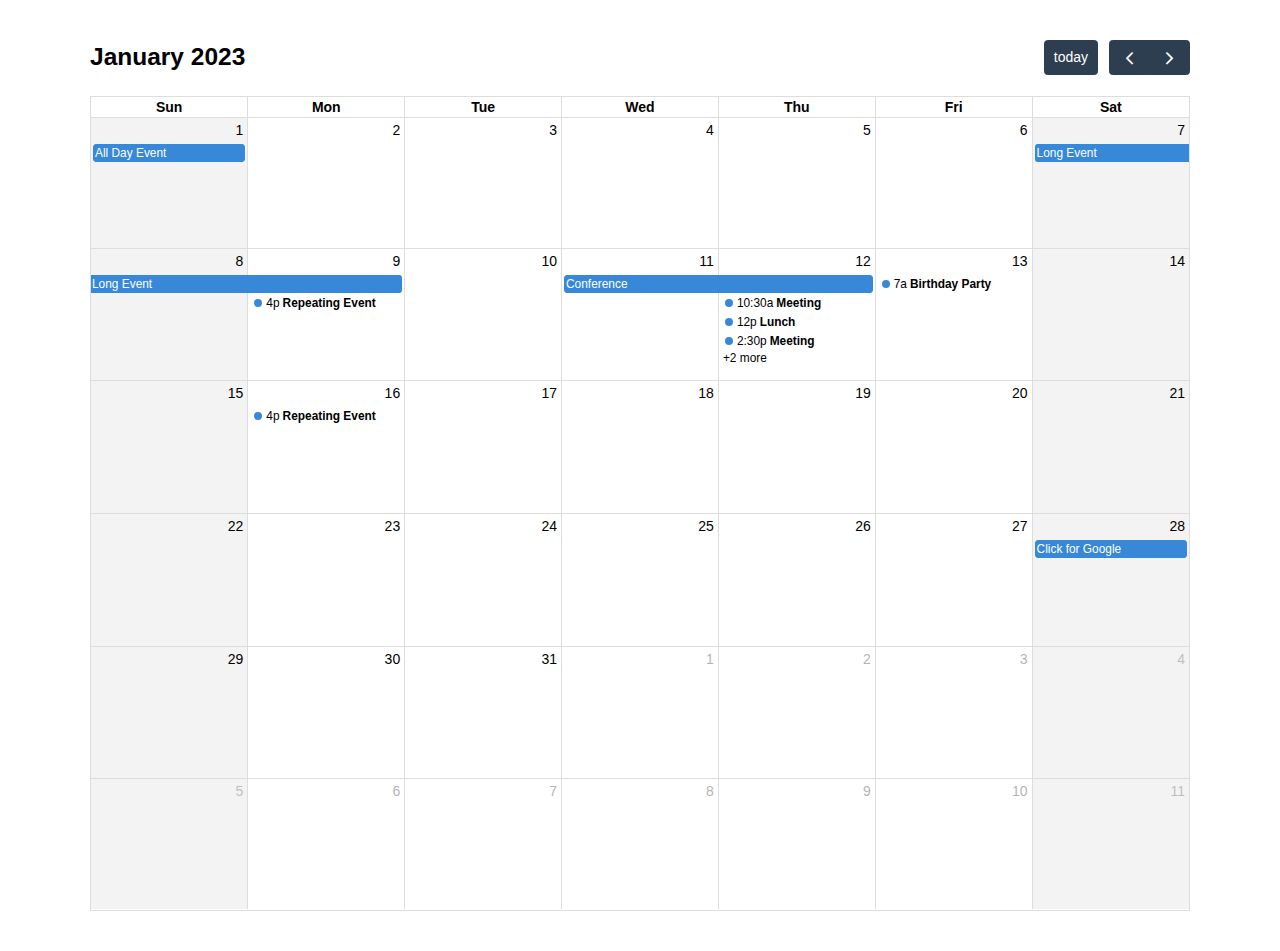
<file: src/main/resources/static/fullcalendar-6.1.15/fullcalendar-6.1.15/examples/month-view.html>
<!DOCTYPE html>
<html>
<head>
<meta charset='utf-8' />
<script src='../dist/index.global.js'></script>
<script>

  document.addEventListener('DOMContentLoaded', function() {
    var calendarEl = document.getElementById('calendar');

    var calendar = new FullCalendar.Calendar(calendarEl, {
      initialDate: '2023-01-12',
      editable: true,
      selectable: true,
      businessHours: true,
      dayMaxEvents: true, // allow "more" link when too many events
      events: [
        {
          title: 'All Day Event',
          start: '2023-01-01'
        },
        {
          title: 'Long Event',
          start: '2023-01-07',
          end: '2023-01-10'
        },
        {
          groupId: 999,
          title: 'Repeating Event',
          start: '2023-01-09T16:00:00'
        },
        {
          groupId: 999,
          title: 'Repeating Event',
          start: '2023-01-16T16:00:00'
        },
        {
          title: 'Conference',
          start: '2023-01-11',
          end: '2023-01-13'
        },
        {
          title: 'Meeting',
          start: '2023-01-12T10:30:00',
          end: '2023-01-12T12:30:00'
        },
        {
          title: 'Lunch',
          start: '2023-01-12T12:00:00'
        },
        {
          title: 'Meeting',
          start: '2023-01-12T14:30:00'
        },
        {
          title: 'Happy Hour',
          start: '2023-01-12T17:30:00'
        },
        {
          title: 'Dinner',
          start: '2023-01-12T20:00:00'
        },
        {
          title: 'Birthday Party',
          start: '2023-01-13T07:00:00'
        },
        {
          title: 'Click for Google',
          url: 'http://google.com/',
          start: '2023-01-28'
        }
      ]
    });

    calendar.render();
  });

</script>
<style>

  body {
    margin: 40px 10px;
    padding: 0;
    font-family: Arial, Helvetica Neue, Helvetica, sans-serif;
    font-size: 14px;
  }

  #calendar {
    max-width: 1100px;
    margin: 0 auto;
  }

</style>
</head>
<body>

  <div id='calendar'></div>

</body>
</html>
</file>
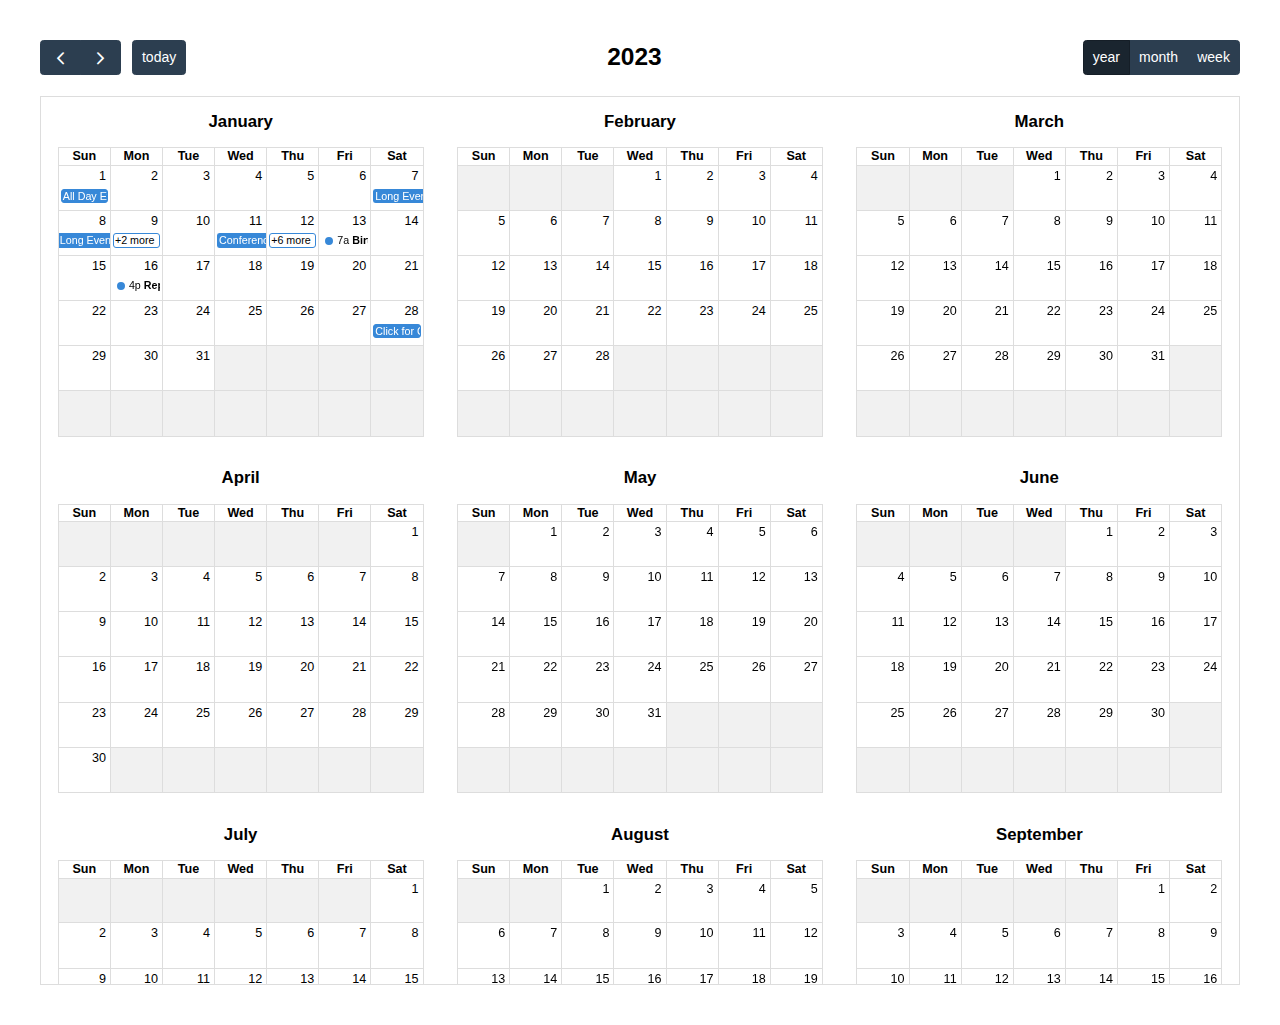
<file: src/main/resources/static/fullcalendar-6.1.15/fullcalendar-6.1.15/examples/multimonth-view.html>
<!DOCTYPE html>
<html>
<head>
<meta charset='utf-8' />
<script src='../dist/index.global.js'></script>
<script>

  document.addEventListener('DOMContentLoaded', function() {
    var calendarEl = document.getElementById('calendar');

    var calendar = new FullCalendar.Calendar(calendarEl, {
      headerToolbar: {
        left: 'prev,next today',
        center: 'title',
        right: 'multiMonthYear,dayGridMonth,timeGridWeek'
      },
      initialView: 'multiMonthYear',
      initialDate: '2023-01-12',
      editable: true,
      selectable: true,
      dayMaxEvents: true, // allow "more" link when too many events
      // multiMonthMaxColumns: 1, // guarantee single column
      // showNonCurrentDates: true,
      // fixedWeekCount: false,
      // businessHours: true,
      // weekends: false,
      events: [
        {
          title: 'All Day Event',
          start: '2023-01-01'
        },
        {
          title: 'Long Event',
          start: '2023-01-07',
          end: '2023-01-10'
        },
        {
          groupId: 999,
          title: 'Repeating Event',
          start: '2023-01-09T16:00:00'
        },
        {
          groupId: 999,
          title: 'Repeating Event',
          start: '2023-01-16T16:00:00'
        },
        {
          title: 'Conference',
          start: '2023-01-11',
          end: '2023-01-13'
        },
        {
          title: 'Meeting',
          start: '2023-01-12T10:30:00',
          end: '2023-01-12T12:30:00'
        },
        {
          title: 'Lunch',
          start: '2023-01-12T12:00:00'
        },
        {
          title: 'Meeting',
          start: '2023-01-12T14:30:00'
        },
        {
          title: 'Happy Hour',
          start: '2023-01-12T17:30:00'
        },
        {
          title: 'Dinner',
          start: '2023-01-12T20:00:00'
        },
        {
          title: 'Birthday Party',
          start: '2023-01-13T07:00:00'
        },
        {
          title: 'Click for Google',
          url: 'http://google.com/',
          start: '2023-01-28'
        }
      ]
    });

    calendar.render();
  });

</script>
<style>

  body {
    margin: 40px 10px;
    padding: 0;
    font-family: Arial, Helvetica Neue, Helvetica, sans-serif;
    font-size: 14px;
  }

  #calendar {
    max-width: 1200px;
    margin: 0 auto;
  }

</style>
</head>
<body>

  <div id='calendar'></div>

</body>
</html>
</file>
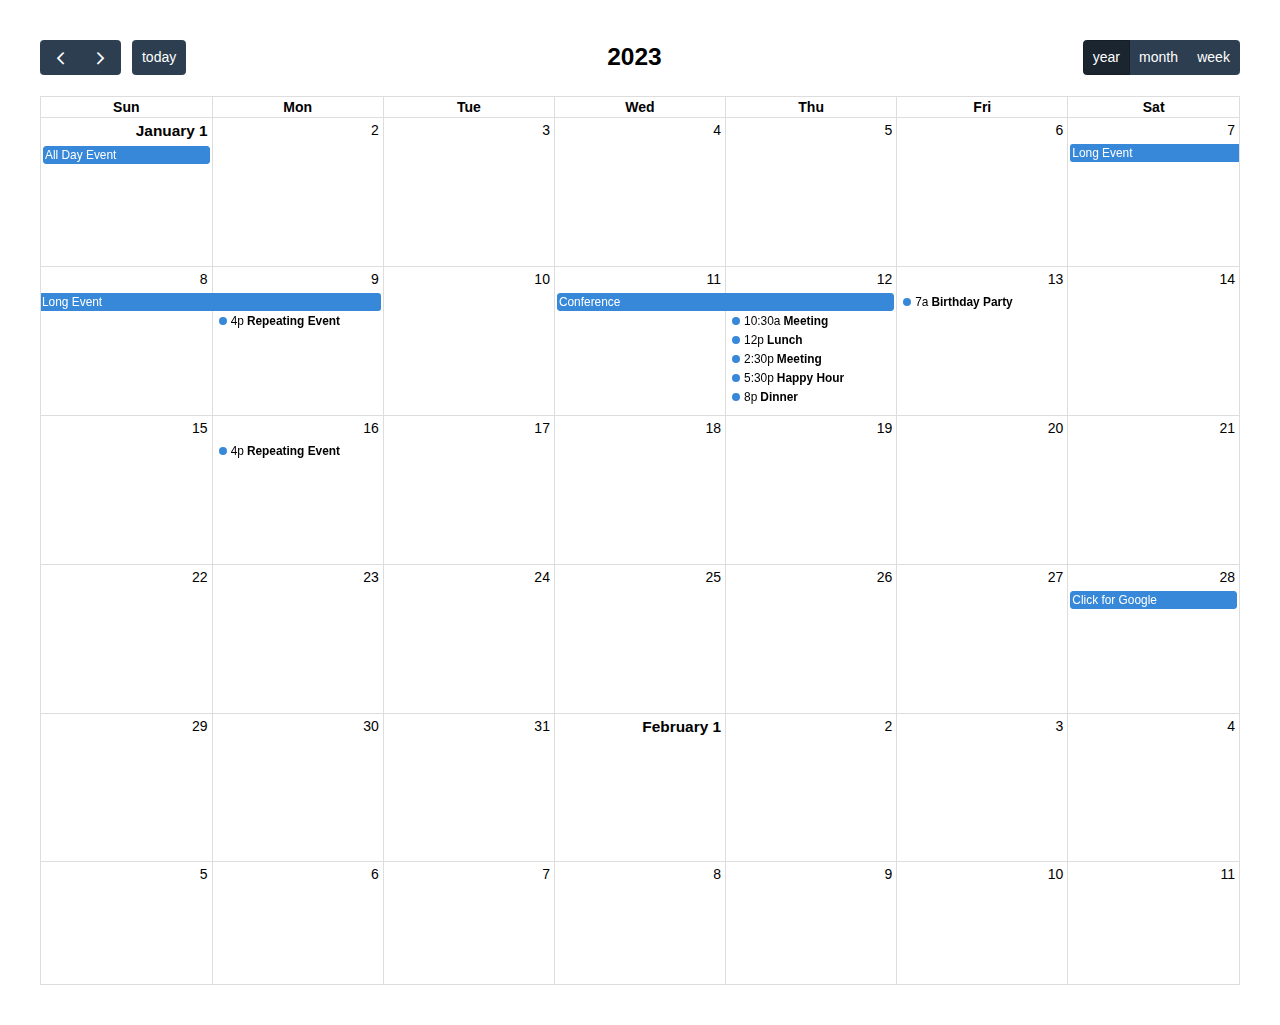
<file: src/main/resources/static/fullcalendar-6.1.15/fullcalendar-6.1.15/examples/multiweek-view.html>
<!DOCTYPE html>
<html>
<head>
<meta charset='utf-8' />
<script src='../dist/index.global.js'></script>
<script>

  document.addEventListener('DOMContentLoaded', function() {
    var calendarEl = document.getElementById('calendar');

    var calendar = new FullCalendar.Calendar(calendarEl, {
      headerToolbar: {
        left: 'prev,next today',
        center: 'title',
        right: 'dayGridYear,dayGridMonth,timeGridWeek'
      },
      initialView: 'dayGridYear',
      initialDate: '2023-01-12',
      editable: true,
      selectable: true,
      dayMaxEvents: true, // allow "more" link when too many events
      // businessHours: true,
      // weekends: false,
      events: [
        {
          title: 'All Day Event',
          start: '2023-01-01'
        },
        {
          title: 'Long Event',
          start: '2023-01-07',
          end: '2023-01-10'
        },
        {
          groupId: 999,
          title: 'Repeating Event',
          start: '2023-01-09T16:00:00'
        },
        {
          groupId: 999,
          title: 'Repeating Event',
          start: '2023-01-16T16:00:00'
        },
        {
          title: 'Conference',
          start: '2023-01-11',
          end: '2023-01-13'
        },
        {
          title: 'Meeting',
          start: '2023-01-12T10:30:00',
          end: '2023-01-12T12:30:00'
        },
        {
          title: 'Lunch',
          start: '2023-01-12T12:00:00'
        },
        {
          title: 'Meeting',
          start: '2023-01-12T14:30:00'
        },
        {
          title: 'Happy Hour',
          start: '2023-01-12T17:30:00'
        },
        {
          title: 'Dinner',
          start: '2023-01-12T20:00:00'
        },
        {
          title: 'Birthday Party',
          start: '2023-01-13T07:00:00'
        },
        {
          title: 'Click for Google',
          url: 'http://google.com/',
          start: '2023-01-28'
        }
      ]
    });

    calendar.render();
  });

</script>
<style>

  body {
    margin: 40px 10px;
    padding: 0;
    font-family: Arial, Helvetica Neue, Helvetica, sans-serif;
    font-size: 14px;
  }

  #calendar {
    max-width: 1200px;
    margin: 0 auto;
  }

</style>
</head>
<body>

  <div id='calendar'></div>

</body>
</html>
</file>
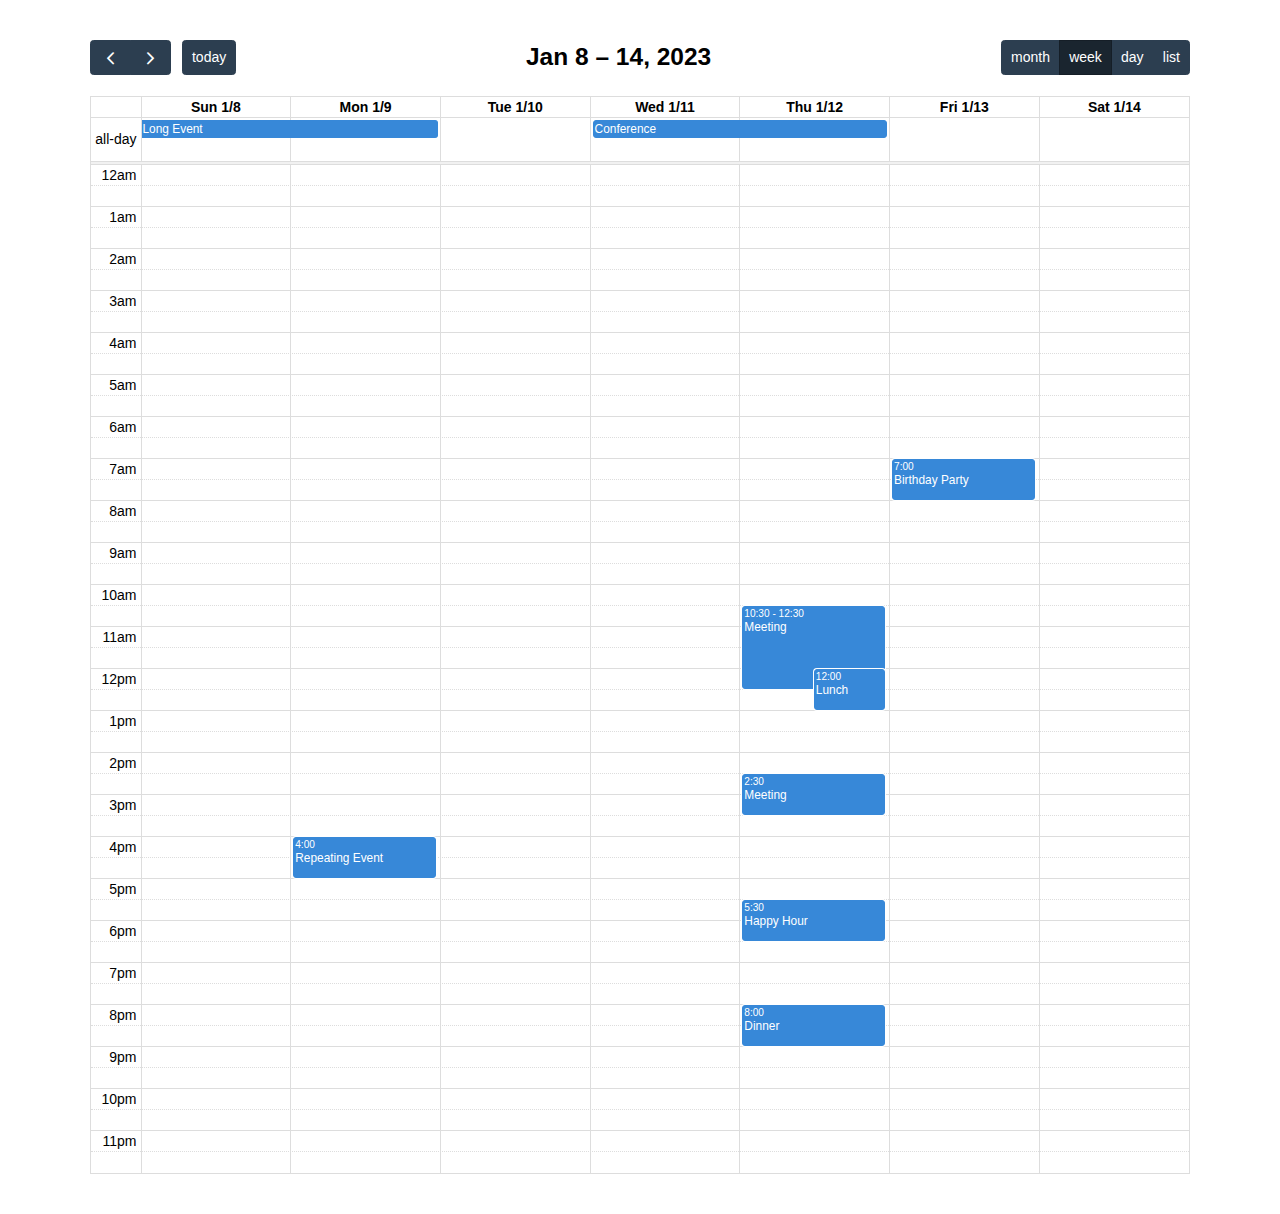
<file: src/main/resources/static/fullcalendar-6.1.15/fullcalendar-6.1.15/examples/natural-height.html>
<!DOCTYPE html>
<html>
<head>
<meta charset='utf-8' />
<script src='../dist/index.global.js'></script>
<script>

  document.addEventListener('DOMContentLoaded', function() {
    var calendarEl = document.getElementById('calendar');

    var calendar = new FullCalendar.Calendar(calendarEl, {
      initialDate: '2023-01-12',
      initialView: 'timeGridWeek',
      headerToolbar: {
        left: 'prev,next today',
        center: 'title',
        right: 'dayGridMonth,timeGridWeek,timeGridDay,listWeek'
      },
      height: 'auto',
      navLinks: true, // can click day/week names to navigate views
      editable: true,
      selectable: true,
      selectMirror: true,
      nowIndicator: true,
      events: [
        {
          title: 'All Day Event',
          start: '2023-01-01',
        },
        {
          title: 'Long Event',
          start: '2023-01-07',
          end: '2023-01-10'
        },
        {
          groupId: 999,
          title: 'Repeating Event',
          start: '2023-01-09T16:00:00'
        },
        {
          groupId: 999,
          title: 'Repeating Event',
          start: '2023-01-16T16:00:00'
        },
        {
          title: 'Conference',
          start: '2023-01-11',
          end: '2023-01-13'
        },
        {
          title: 'Meeting',
          start: '2023-01-12T10:30:00',
          end: '2023-01-12T12:30:00'
        },
        {
          title: 'Lunch',
          start: '2023-01-12T12:00:00'
        },
        {
          title: 'Meeting',
          start: '2023-01-12T14:30:00'
        },
        {
          title: 'Happy Hour',
          start: '2023-01-12T17:30:00'
        },
        {
          title: 'Dinner',
          start: '2023-01-12T20:00:00'
        },
        {
          title: 'Birthday Party',
          start: '2023-01-13T07:00:00'
        },
        {
          title: 'Click for Google',
          url: 'http://google.com/',
          start: '2023-01-28'
        }
      ]
    });

    calendar.render();
  });

</script>
<style>

  body {
    margin: 40px 10px;
    padding: 0;
    font-family: Arial, Helvetica Neue, Helvetica, sans-serif;
    font-size: 14px;
  }

  #calendar {
    max-width: 1100px;
    margin: 0 auto;
  }

</style>
</head>
<body>

  <div id='calendar'></div>

</body>
</html>
</file>
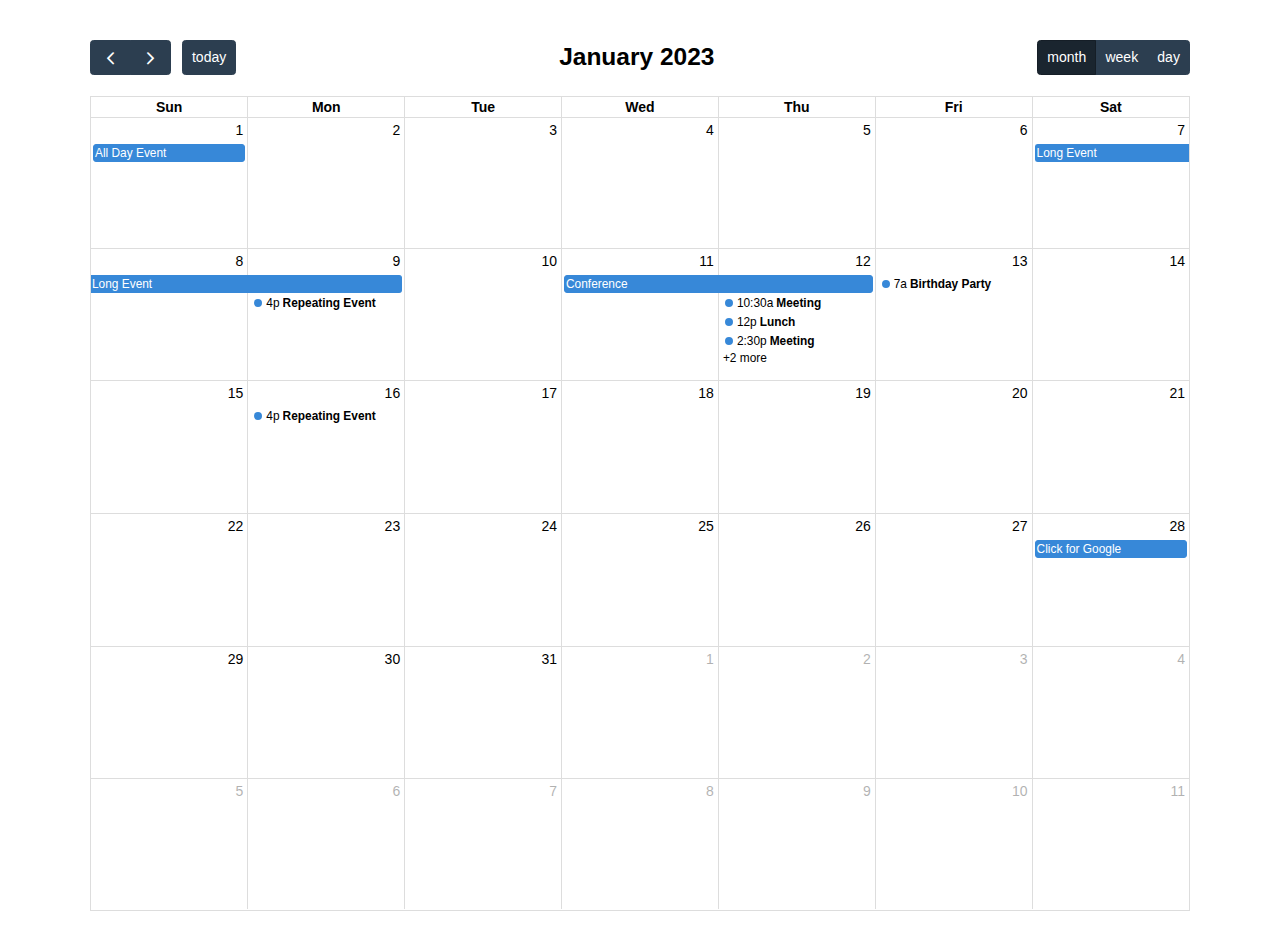
<file: src/main/resources/static/fullcalendar-6.1.15/fullcalendar-6.1.15/examples/selectable.html>
<!DOCTYPE html>
<html>
<head>
<meta charset='utf-8' />
<script src='../dist/index.global.js'></script>
<script>

  document.addEventListener('DOMContentLoaded', function() {
    var calendarEl = document.getElementById('calendar');

    var calendar = new FullCalendar.Calendar(calendarEl, {
      headerToolbar: {
        left: 'prev,next today',
        center: 'title',
        right: 'dayGridMonth,timeGridWeek,timeGridDay'
      },
      initialDate: '2023-01-12',
      navLinks: true, // can click day/week names to navigate views
      selectable: true,
      selectMirror: true,
      select: function(arg) {
        var title = prompt('Event Title:');
        if (title) {
          calendar.addEvent({
            title: title,
            start: arg.start,
            end: arg.end,
            allDay: arg.allDay
          })
        }
        calendar.unselect()
      },
      eventClick: function(arg) {
        if (confirm('Are you sure you want to delete this event?')) {
          arg.event.remove()
        }
      },
      editable: true,
      dayMaxEvents: true, // allow "more" link when too many events
      events: [
        {
          title: 'All Day Event',
          start: '2023-01-01'
        },
        {
          title: 'Long Event',
          start: '2023-01-07',
          end: '2023-01-10'
        },
        {
          groupId: 999,
          title: 'Repeating Event',
          start: '2023-01-09T16:00:00'
        },
        {
          groupId: 999,
          title: 'Repeating Event',
          start: '2023-01-16T16:00:00'
        },
        {
          title: 'Conference',
          start: '2023-01-11',
          end: '2023-01-13'
        },
        {
          title: 'Meeting',
          start: '2023-01-12T10:30:00',
          end: '2023-01-12T12:30:00'
        },
        {
          title: 'Lunch',
          start: '2023-01-12T12:00:00'
        },
        {
          title: 'Meeting',
          start: '2023-01-12T14:30:00'
        },
        {
          title: 'Happy Hour',
          start: '2023-01-12T17:30:00'
        },
        {
          title: 'Dinner',
          start: '2023-01-12T20:00:00'
        },
        {
          title: 'Birthday Party',
          start: '2023-01-13T07:00:00'
        },
        {
          title: 'Click for Google',
          url: 'http://google.com/',
          start: '2023-01-28'
        }
      ]
    });

    calendar.render();
  });

</script>
<style>

  body {
    margin: 40px 10px;
    padding: 0;
    font-family: Arial, Helvetica Neue, Helvetica, sans-serif;
    font-size: 14px;
  }

  #calendar {
    max-width: 1100px;
    margin: 0 auto;
  }

</style>
</head>
<body>

  <div id='calendar'></div>

</body>
</html>
</file>
